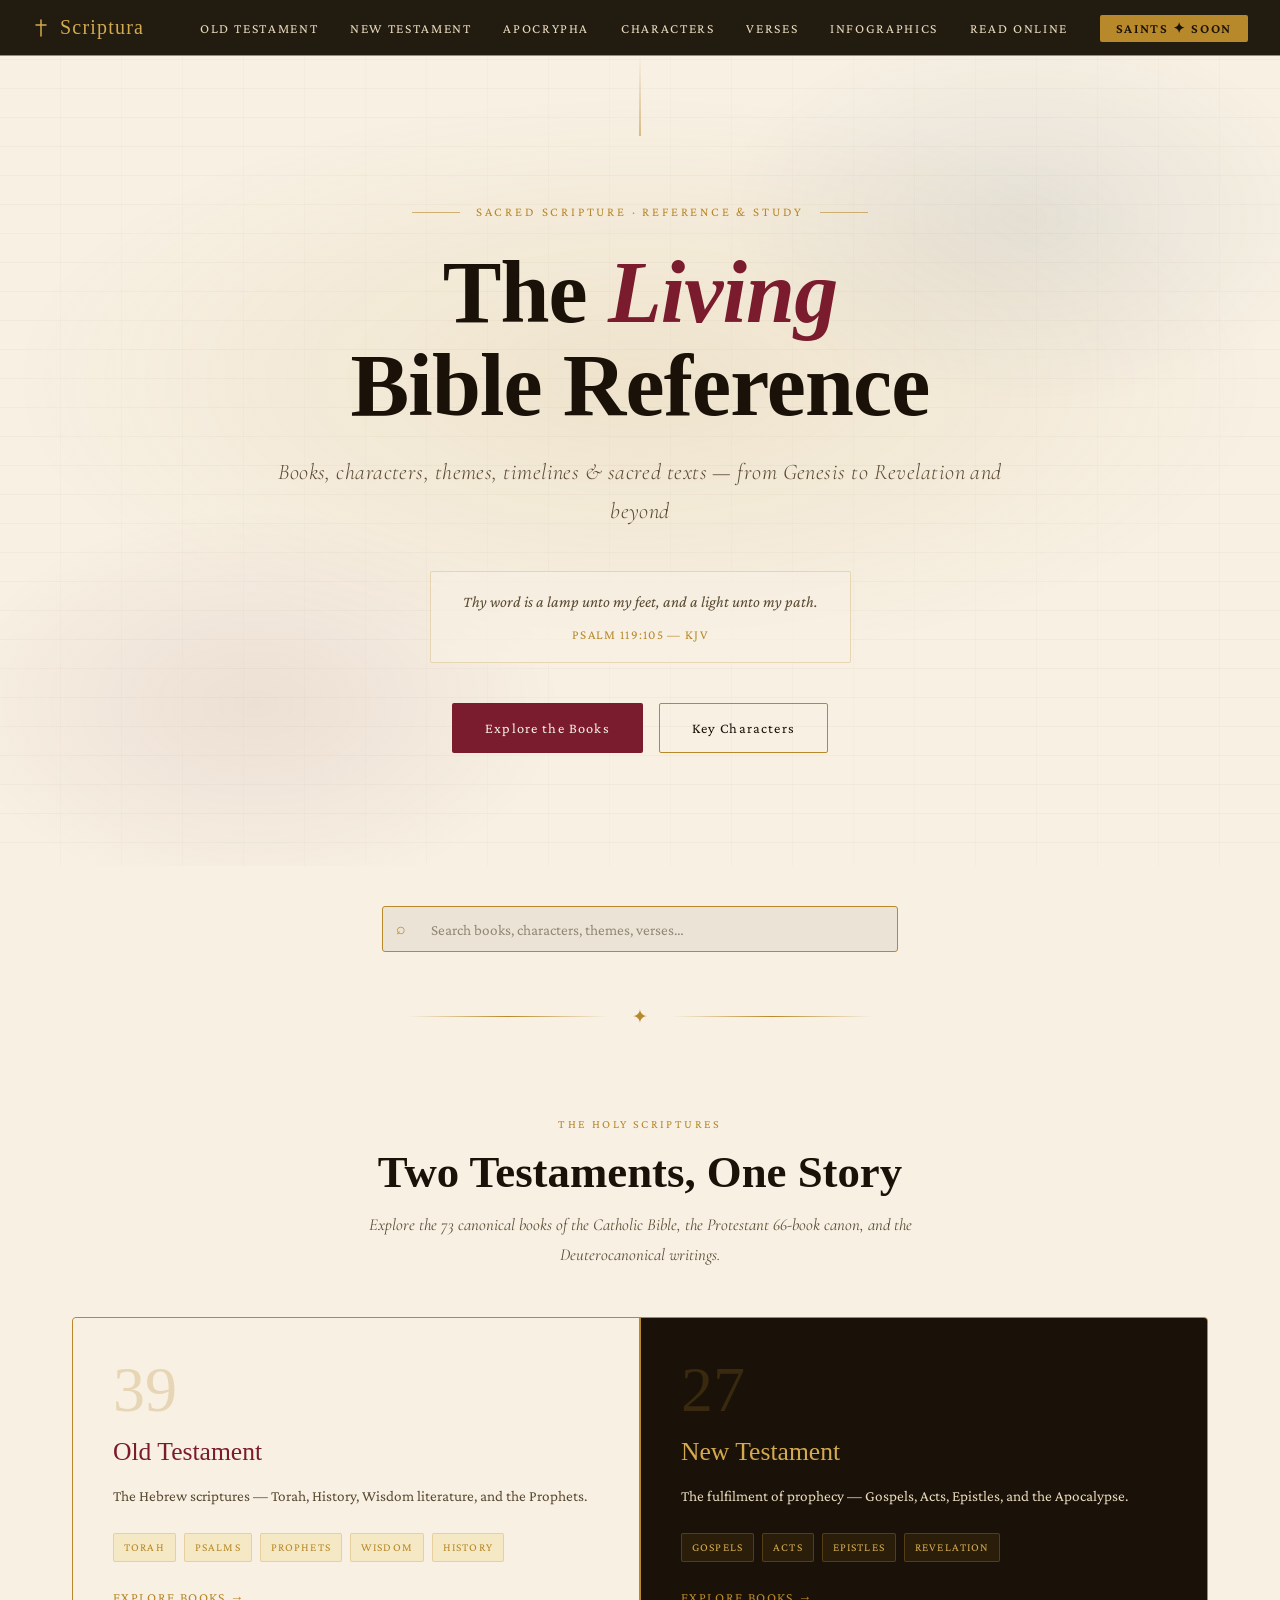
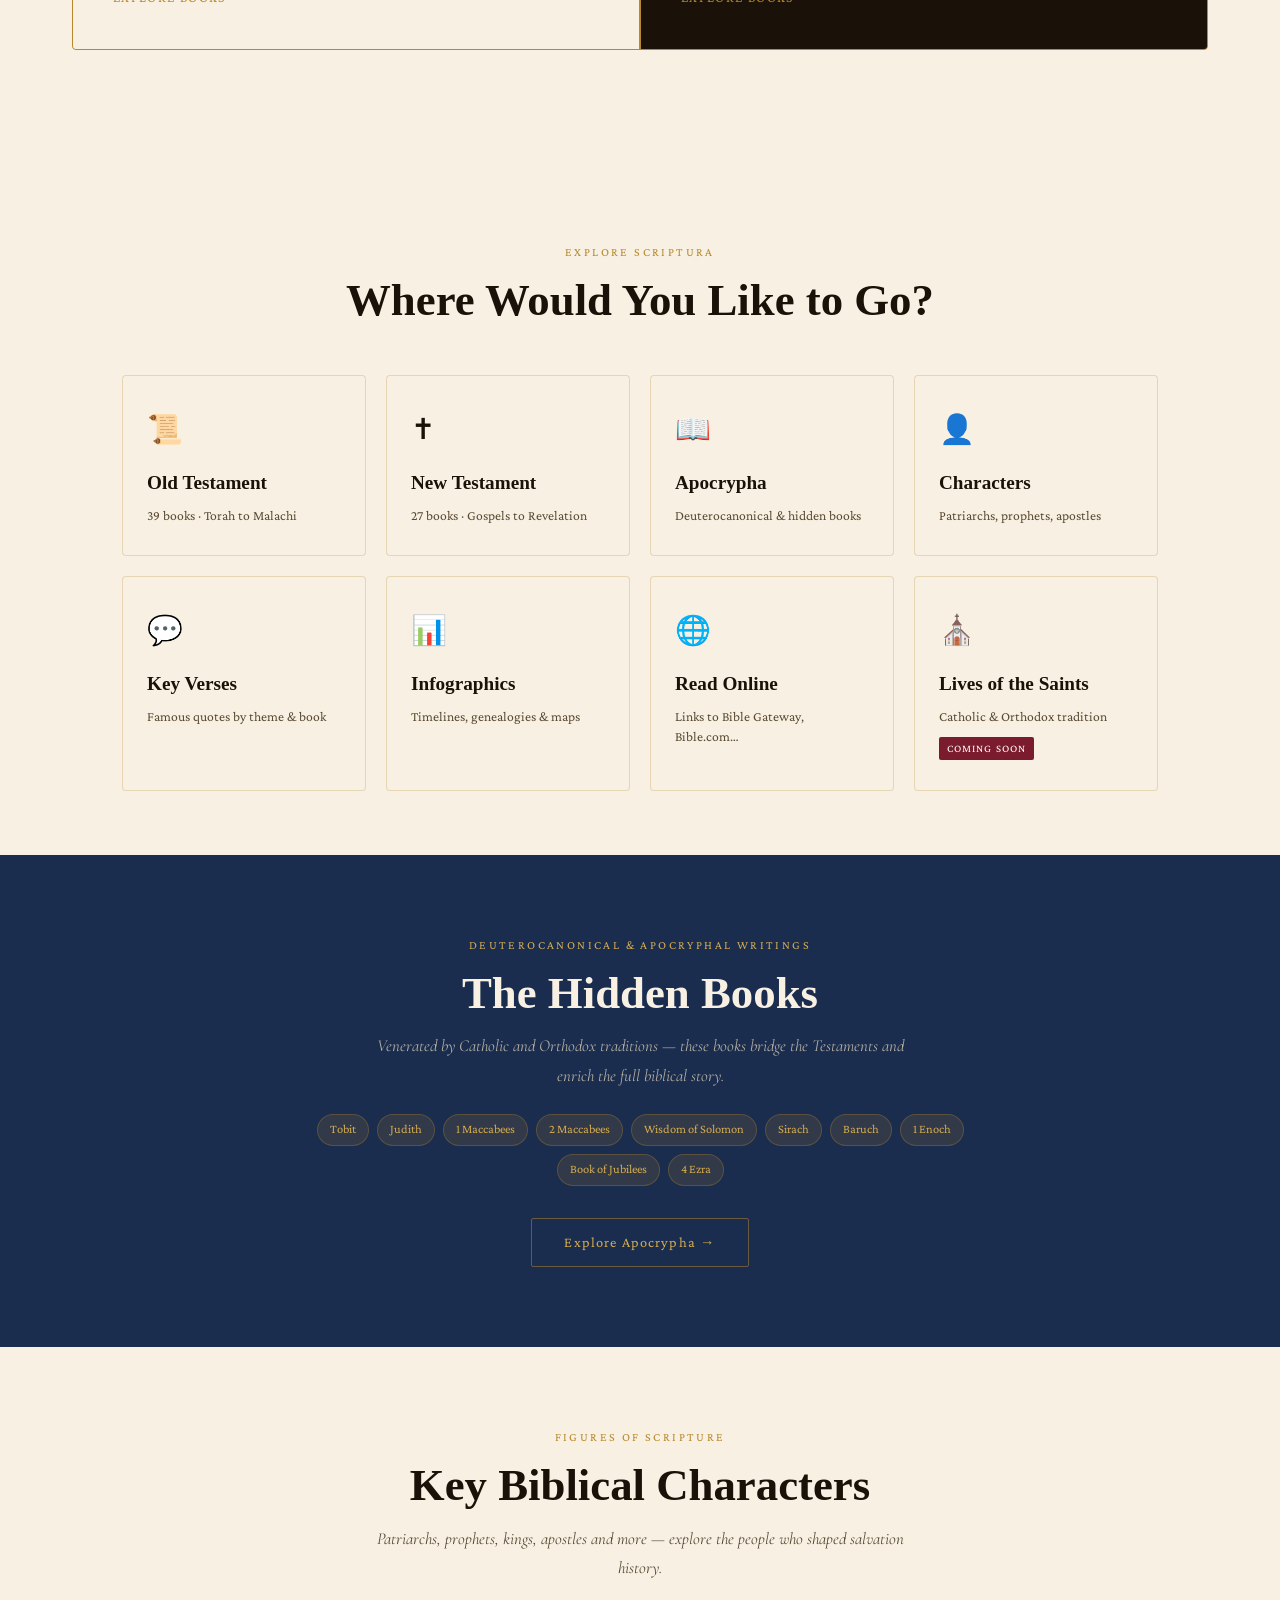
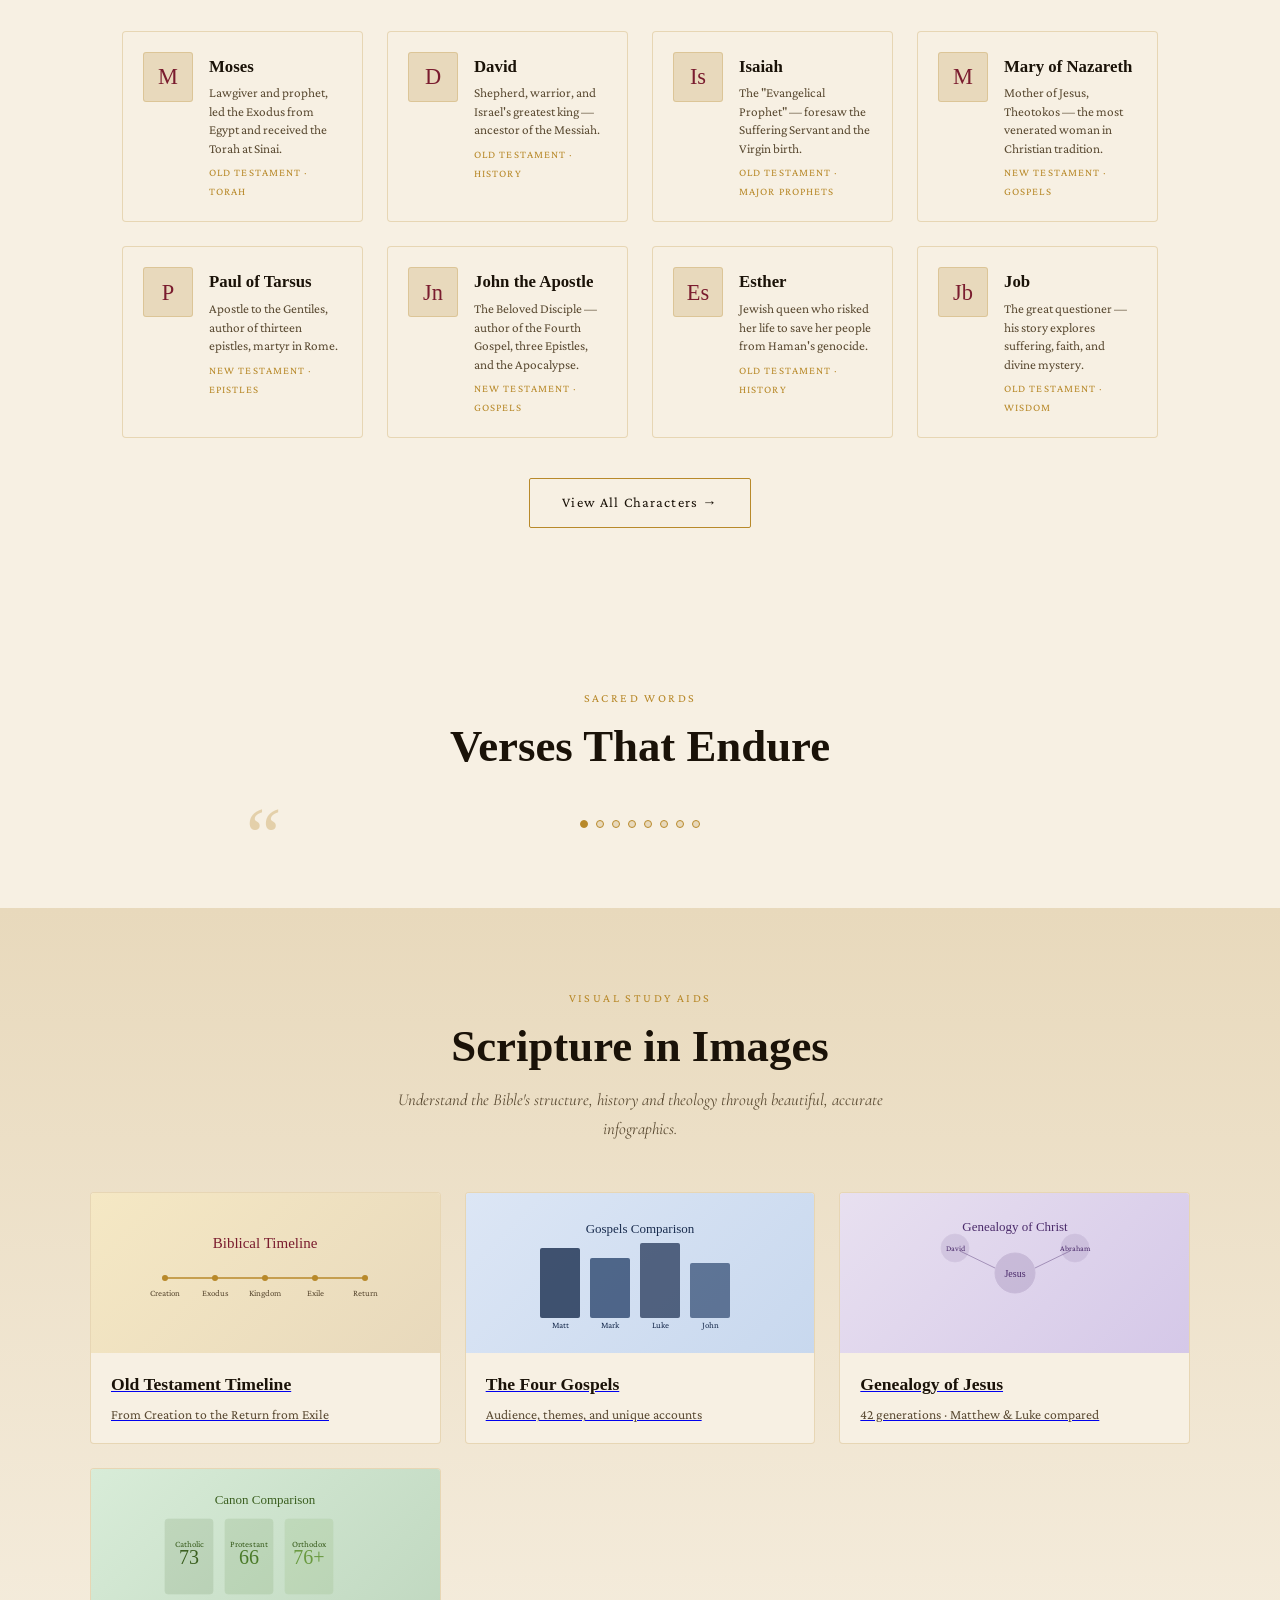
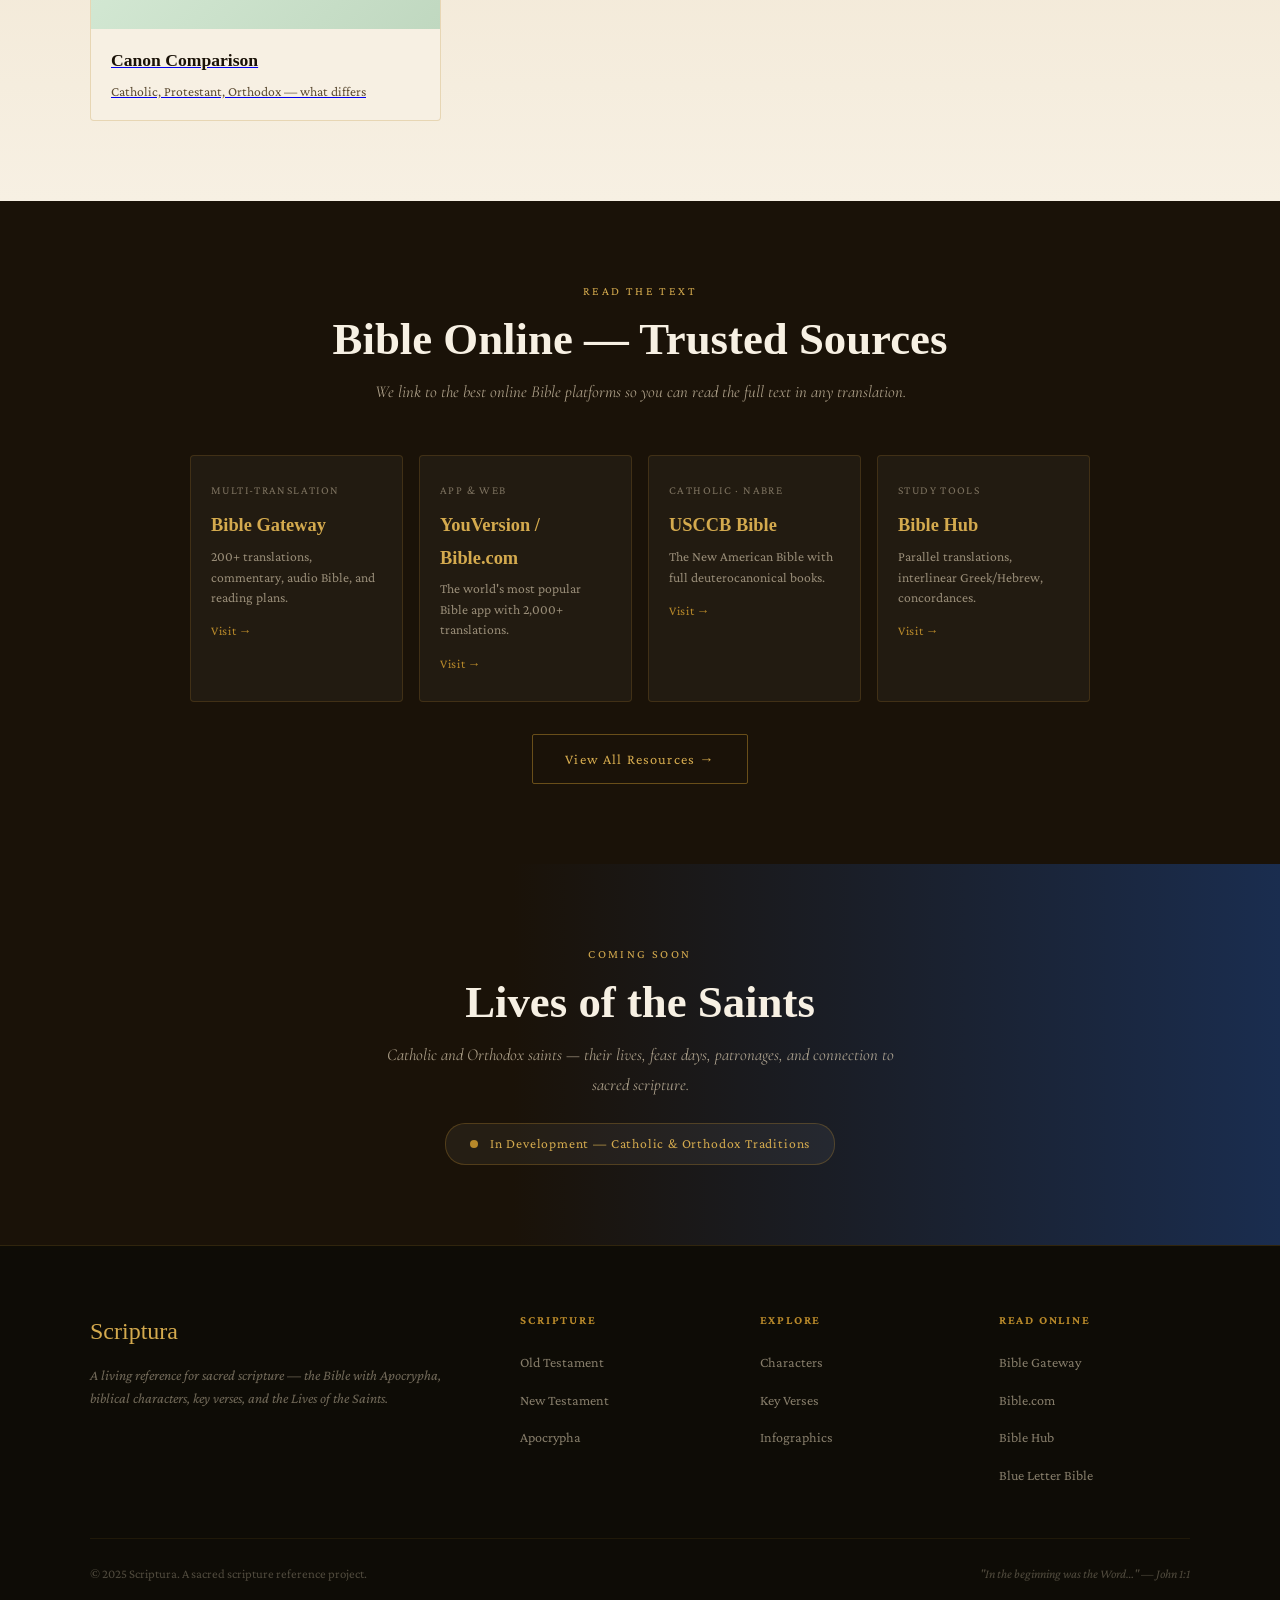
<file: index.html>
<!DOCTYPE html>
<html lang="en">
<head>
<meta charset="UTF-8">
<meta name="viewport" content="width=device-width, initial-scale=1.0">
<title>Scriptura — The Living Bible Reference</title>
<link rel="preconnect" href="https://fonts.googleapis.com">
<link href="https://fonts.googleapis.com/css2?family=Cormorant+Garamond:ital,wght@0,300;0,400;0,600;1,300;1,400&family=IM+Fell+English:ital@0;1&family=Crimson+Pro:ital,wght@0,300;0,400;1,300;1,400&display=swap" rel="stylesheet">
<link rel="stylesheet" href="css/style.css">
<style>
  /* ── Homepage-only styles ── */

  /* HERO */
  .hero {
    position: relative;
    min-height: 90vh;
    display: flex;
    align-items: center;
    justify-content: center;
    text-align: center;
    overflow: hidden;
    padding: 6rem 2rem 4rem;
  }
  .hero-bg {
    position: absolute; inset: 0;
    background:
      radial-gradient(ellipse 70% 50% at 50% 40%, rgba(184,137,42,0.12) 0%, transparent 70%),
      radial-gradient(ellipse 40% 40% at 20% 80%, rgba(122,28,46,0.08) 0%, transparent 60%),
      radial-gradient(ellipse 40% 40% at 80% 20%, rgba(26,45,79,0.08) 0%, transparent 60%);
    z-index: 0;
  }
  .hero-ornament {
    position: absolute; top: 0; left: 50%;
    transform: translateX(-50%);
    width: 1px; height: 80px;
    background: linear-gradient(to bottom, transparent, var(--gold));
  }
  .hero-content { position: relative; z-index: 1; max-width: 760px; }
  .hero-kicker {
    font-family: var(--font-body); font-size: 0.8rem; letter-spacing: 0.22em;
    text-transform: uppercase; color: var(--gold); margin-bottom: 1.5rem;
    display: flex; align-items: center; justify-content: center; gap: 1rem;
  }
  .hero-kicker::before, .hero-kicker::after {
    content: ''; width: 48px; height: 1px; background: var(--gold); opacity: 0.6;
  }
  .hero-title {
    font-family: var(--font-display);
    font-size: clamp(3rem, 7vw, 5.5rem);
    line-height: 1.05; color: var(--ink); margin-bottom: 0.5rem; letter-spacing: -0.01em;
  }
  .hero-title em { color: var(--crimson); font-style: italic; }
  .hero-subtitle {
    font-family: var(--font-title); font-size: clamp(1.1rem, 2.5vw, 1.4rem);
    font-weight: 300; font-style: italic; color: var(--text-muted);
    margin: 1.25rem 0 2.5rem; letter-spacing: 0.02em;
  }
  .hero-verse {
    display: inline-block; border: 1px solid var(--border);
    background: rgba(247,240,227,0.7); padding: 1rem 2rem;
    font-size: 1rem; font-style: italic; color: var(--text-muted);
    border-radius: 2px; margin-bottom: 2.5rem; max-width: 500px;
  }
  .hero-verse cite {
    display: block; font-style: normal; font-size: 0.82rem;
    letter-spacing: 0.1em; text-transform: uppercase; color: var(--gold); margin-top: 0.5rem;
  }
  .hero-actions { display: flex; gap: 1rem; justify-content: center; flex-wrap: wrap; }

  /* TESTAMENT GRID */
  .testaments { padding: 2rem 2rem 5rem; max-width: 1200px; margin: 0 auto; }
  .testament-grid {
    display: grid; grid-template-columns: 1fr 1fr;
    gap: 2px; background: var(--gold);
    border: 1px solid var(--gold); border-radius: 4px; overflow: hidden; margin-bottom: 3rem;
  }
  .testament-card { background: var(--parchment); padding: 2.5rem; display: flex; flex-direction: column; }
  .testament-card.dark { background: var(--ink); color: var(--parchment); }
  .testament-number { font-family: var(--font-display); font-size: 4rem; line-height: 1; color: var(--border); margin-bottom: 0.5rem; }
  .testament-card.dark .testament-number { color: rgba(184,137,42,0.2); }
  .testament-name { font-family: var(--font-display); font-size: 1.6rem; color: var(--crimson); margin-bottom: 0.5rem; }
  .testament-card.dark .testament-name { color: var(--gold-light); }
  .testament-desc { font-size: 0.95rem; color: var(--text-muted); margin-bottom: 1.5rem; flex: 1; }
  .testament-card.dark .testament-desc { color: var(--parchment-dark); }
  .testament-tags { display: flex; flex-wrap: wrap; gap: 0.5rem; margin-bottom: 1.5rem; }
  .testament-card.dark .tag { background: rgba(184,137,42,0.1); color: var(--gold-light); border-color: rgba(184,137,42,0.3); }
  .testament-link {
    font-family: var(--font-body); font-size: 0.85rem; letter-spacing: 0.1em;
    text-transform: uppercase; color: var(--gold); text-decoration: none;
    display: flex; align-items: center; gap: 6px; transition: gap 0.2s;
  }
  .testament-link:hover { gap: 10px; }

  /* FEATURES */
  .features { padding: 5rem 2rem; max-width: 1100px; margin: 0 auto; }
  .features-grid { display: grid; grid-template-columns: repeat(3, 1fr); gap: 1.5rem; }

  /* NAV CARDS (homepage quick-links) */
  .nav-cards { padding: 4rem 2rem; max-width: 1100px; margin: 0 auto; }
  .nav-cards-grid { display: grid; grid-template-columns: repeat(auto-fill, minmax(220px, 1fr)); gap: 1.25rem; }
  .nav-card {
    display: block; text-decoration: none; padding: 1.75rem 1.5rem;
    border: 1px solid var(--border); border-radius: 4px; background: rgba(247,240,227,0.6);
    transition: border-color 0.2s, transform 0.2s, box-shadow 0.2s; color: inherit;
  }
  .nav-card:hover { border-color: var(--gold); transform: translateY(-3px); box-shadow: 0 8px 24px rgba(184,137,42,0.1); }
  .nav-card-icon { font-size: 1.8rem; margin-bottom: 0.75rem; display: block; }
  .nav-card h3 { font-family: var(--font-display); font-size: 1.2rem; color: var(--ink); margin-bottom: 0.4rem; }
  .nav-card p  { font-size: 0.85rem; color: var(--text-muted); line-height: 1.5; }
  .nav-card-soon { display: inline-block; font-size: 0.68rem; letter-spacing: 0.1em; text-transform: uppercase; background: var(--crimson); color: white; padding: 2px 8px; border-radius: 2px; margin-top: 0.6rem; }

  /* QUOTES */
  .quotes { padding: 5rem 2rem; max-width: 900px; margin: 0 auto; }
  .quote-carousel { text-align: center; padding: 0 2rem; }

  /* INFOGRAPHIC PREVIEW */
  .infographics { padding: 5rem 2rem; background: linear-gradient(to bottom, var(--parchment-dark), var(--parchment)); }
  .infographic-grid { display: grid; grid-template-columns: repeat(auto-fill, minmax(260px, 1fr)); gap: 1.5rem; max-width: 1100px; margin: 0 auto; }
  .infographic-card { border: 1px solid var(--border); border-radius: 4px; overflow: hidden; background: var(--parchment); cursor: pointer; transition: transform 0.2s, box-shadow 0.2s; }
  .infographic-card:hover { transform: translateY(-4px); box-shadow: 0 12px 32px rgba(26,18,8,0.12); }
  .infographic-thumb { height: 160px; display: flex; align-items: center; justify-content: center; }
  .thumb-ot { background: linear-gradient(135deg, var(--gold-pale) 0%, var(--parchment-dark) 100%); }
  .thumb-nt { background: linear-gradient(135deg, #dce6f5 0%, #c8d8ee 100%); }
  .thumb-chr{ background: linear-gradient(135deg, #e8e0f0 0%, #d5c8e8 100%); }
  .thumb-map{ background: linear-gradient(135deg, #d8ecd8 0%, #c0d8c0 100%); }
  .infographic-label { padding: 1rem 1.25rem; }
  .infographic-label h4 { font-family: var(--font-display); font-size: 1.1rem; color: var(--ink); margin-bottom: 0.25rem; }
  .infographic-label p  { font-size: 0.85rem; color: var(--text-muted); }

  /* EXTERNAL */
  .external-links { padding: 5rem 2rem; background: var(--ink); color: var(--parchment); text-align: center; }
  .external-links .section-title { color: var(--parchment); }
  .external-links .section-desc  { color: rgba(232,217,188,0.7); }
  .external-links .section-tag   { color: var(--gold-light); }
  .links-grid { display: grid; grid-template-columns: repeat(auto-fill, minmax(200px, 1fr)); gap: 1rem; max-width: 900px; margin: 0 auto; }

  /* BOOKS BROWSER */
  .books-browser { padding: 5rem 2rem; background: var(--ink); color: var(--parchment); }
  .books-browser .section-title { color: var(--parchment); }
  .books-browser .section-desc  { color: rgba(232,217,188,0.75); }
  .books-browser .section-tag   { color: var(--gold-light); }

  /* CHARACTERS */
  .characters { padding: 5rem 2rem; max-width: 1100px; margin: 0 auto; }
  .char-grid  { display: grid; grid-template-columns: repeat(auto-fill, minmax(240px, 1fr)); gap: 1.5rem; }

  @media (max-width: 900px) {
    .testament-grid { grid-template-columns: 1fr; }
    .features-grid  { grid-template-columns: 1fr 1fr; }
  }
  @media (max-width: 600px) {
    .features-grid { grid-template-columns: 1fr; }
  }
</style>
</head>
<body>

<!-- ── NAVIGATION ── -->
<nav>
  <a href="index.html" class="nav-brand">
    <svg width="18" height="18" viewBox="0 0 18 18" fill="none">
      <line x1="9" y1="1" x2="9" y2="17" stroke="#d4aa4e" stroke-width="1.5" stroke-linecap="round"/>
      <line x1="4" y1="6" x2="14" y2="6" stroke="#d4aa4e" stroke-width="1.5" stroke-linecap="round"/>
    </svg>
    Scriptura
  </a>
  <ul class="nav-links">
    <li><a href="old-testament.html">Old Testament</a></li>
    <li><a href="new-testament.html">New Testament</a></li>
    <li><a href="apocrypha.html">Apocrypha</a></li>
    <li><a href="characters.html">Characters</a></li>
    <li><a href="verses.html">Verses</a></li>
    <li><a href="infographics.html">Infographics</a></li>
    <li><a href="read-online.html">Read Online</a></li>
    <li><a href="saints.html" class="nav-cta">Saints ✦ Soon</a></li>
  </ul>
  <button class="nav-hamburger" id="nav-hamburger" aria-label="Open menu" aria-expanded="false">
    <span></span><span></span><span></span>
  </button>
</nav>

<!-- ── HERO ── -->
<section class="hero">
  <div class="hero-bg"></div>
  <div class="hero-ornament"></div>
  <div class="hero-content">
    <div class="hero-kicker">Sacred Scripture · Reference &amp; Study</div>
    <h1 class="hero-title">The <em>Living</em><br>Bible Reference</h1>
    <p class="hero-subtitle">Books, characters, themes, timelines &amp; sacred texts — from Genesis to Revelation and beyond</p>
    <blockquote class="hero-verse">
      Thy word is a lamp unto my feet, and a light unto my path.
      <cite>Psalm 119:105 — KJV</cite>
    </blockquote>
    <div class="hero-actions">
      <a href="old-testament.html" class="btn-primary">Explore the Books</a>
      <a href="characters.html" class="btn-outline">Key Characters</a>
    </div>
  </div>
</section>

<!-- ── SEARCH ── -->
<div style="padding: 2.5rem 0 0; background: var(--parchment); position: relative; z-index:1;">
  <div class="search-bar-wrap">
    <span class="search-icon">⌕</span>
    <input class="search-bar" type="text" placeholder="Search books, characters, themes, verses…" />
  </div>
</div>

<div class="ornamental-divider"><span class="ornament-symbol">✦</span></div>

<!-- ── TESTAMENT OVERVIEW ── -->
<section class="testaments">
  <div class="section-header">
    <p class="section-tag">The Holy Scriptures</p>
    <h2 class="section-title">Two Testaments, One Story</h2>
    <p class="section-desc">Explore the 73 canonical books of the Catholic Bible, the Protestant 66-book canon, and the Deuterocanonical writings.</p>
  </div>

  <div class="testament-grid">
    <div class="testament-card">
      <div class="testament-number">39</div>
      <div class="testament-name">Old Testament</div>
      <p class="testament-desc">The Hebrew scriptures — Torah, History, Wisdom literature, and the Prophets.</p>
      <div class="testament-tags">
        <span class="tag">Torah</span><span class="tag">Psalms</span>
        <span class="tag">Prophets</span><span class="tag">Wisdom</span><span class="tag">History</span>
      </div>
      <a href="old-testament.html" class="testament-link">Explore books →</a>
    </div>
    <div class="testament-card dark">
      <div class="testament-number">27</div>
      <div class="testament-name">New Testament</div>
      <p class="testament-desc">The fulfilment of prophecy — Gospels, Acts, Epistles, and the Apocalypse.</p>
      <div class="testament-tags">
        <span class="tag">Gospels</span><span class="tag">Acts</span>
        <span class="tag">Epistles</span><span class="tag">Revelation</span>
      </div>
      <a href="new-testament.html" class="testament-link">Explore books →</a>
    </div>
  </div>
</section>

<!-- ── QUICK NAV CARDS ── -->
<section class="nav-cards">
  <div class="section-header">
    <p class="section-tag">Explore Scriptura</p>
    <h2 class="section-title">Where Would You Like to Go?</h2>
  </div>
  <div class="nav-cards-grid">
    <a href="old-testament.html" class="nav-card">
      <span class="nav-card-icon">📜</span>
      <h3>Old Testament</h3>
      <p>39 books · Torah to Malachi</p>
    </a>
    <a href="new-testament.html" class="nav-card">
      <span class="nav-card-icon">✝</span>
      <h3>New Testament</h3>
      <p>27 books · Gospels to Revelation</p>
    </a>
    <a href="apocrypha.html" class="nav-card">
      <span class="nav-card-icon">📖</span>
      <h3>Apocrypha</h3>
      <p>Deuterocanonical &amp; hidden books</p>
    </a>
    <a href="characters.html" class="nav-card">
      <span class="nav-card-icon">👤</span>
      <h3>Characters</h3>
      <p>Patriarchs, prophets, apostles</p>
    </a>
    <a href="verses.html" class="nav-card">
      <span class="nav-card-icon">💬</span>
      <h3>Key Verses</h3>
      <p>Famous quotes by theme &amp; book</p>
    </a>
    <a href="infographics.html" class="nav-card">
      <span class="nav-card-icon">📊</span>
      <h3>Infographics</h3>
      <p>Timelines, genealogies &amp; maps</p>
    </a>
    <a href="read-online.html" class="nav-card">
      <span class="nav-card-icon">🌐</span>
      <h3>Read Online</h3>
      <p>Links to Bible Gateway, Bible.com…</p>
    </a>
    <a href="saints.html" class="nav-card">
      <span class="nav-card-icon">⛪</span>
      <h3>Lives of the Saints</h3>
      <p>Catholic &amp; Orthodox tradition</p>
      <span class="nav-card-soon">Coming Soon</span>
    </a>
  </div>
</section>

<!-- ── APOCRYPHA BANNER ── -->
<section class="apocrypha-banner">
  <div class="apocrypha-inner">
    <p class="section-tag">Deuterocanonical &amp; Apocryphal Writings</p>
    <h2 class="section-title">The Hidden Books</h2>
    <p class="section-desc">Venerated by Catholic and Orthodox traditions — these books bridge the Testaments and enrich the full biblical story.</p>
    <div style="display:flex; flex-wrap:wrap; gap:0.5rem; justify-content:center; margin-top:1.5rem;">
      <a href="books/tobit.html" class="apo-book-chip">Tobit</a>
      <a href="books/judith.html" class="apo-book-chip">Judith</a>
      <a href="books/1-maccabees.html" class="apo-book-chip">1 Maccabees</a>
      <a href="books/2-maccabees.html" class="apo-book-chip">2 Maccabees</a>
      <a href="books/wisdom-of-solomon.html" class="apo-book-chip">Wisdom of Solomon</a>
      <a href="books/sirach.html" class="apo-book-chip">Sirach</a>
      <a href="books/baruch.html" class="apo-book-chip">Baruch</a>
      <a href="books/1-enoch.html" class="apo-book-chip">1 Enoch</a>
      <a href="books/jubilees.html" class="apo-book-chip">Book of Jubilees</a>
      <a href="books/4-ezra.html" class="apo-book-chip">4 Ezra</a>
    </div>
    <a href="apocrypha.html" class="btn-outline" style="margin-top:2rem; display:inline-block; border-color:rgba(184,137,42,0.5); color:var(--gold-light);">Explore Apocrypha →</a>
  </div>
</section>

<!-- ── KEY CHARACTERS PREVIEW ── -->
<section class="characters">
  <div class="section-header">
    <p class="section-tag">Figures of Scripture</p>
    <h2 class="section-title">Key Biblical Characters</h2>
    <p class="section-desc">Patriarchs, prophets, kings, apostles and more — explore the people who shaped salvation history.</p>
  </div>
  <div class="char-grid" id="char-preview"></div>
  <div style="text-align:center; margin-top:2.5rem;">
    <a href="characters.html" class="btn-outline">View All Characters →</a>
  </div>
</section>

<!-- ── QUOTES CAROUSEL ── -->
<section class="quotes">
  <div class="section-header">
    <p class="section-tag">Sacred Words</p>
    <h2 class="section-title">Verses That Endure</h2>
  </div>
  <div class="quote-carousel">
    <p class="quote-text" id="q-text"></p>
    <p class="quote-ref"   id="q-ref"></p>
    <p class="quote-book-context" id="q-ctx"></p>
    <div class="quote-nav" id="quote-nav"></div>
  </div>
</section>

<!-- ── INFOGRAPHIC PREVIEW ── -->
<section class="infographics">
  <div class="section-header">
    <p class="section-tag">Visual Study Aids</p>
    <h2 class="section-title">Scripture in Images</h2>
    <p class="section-desc">Understand the Bible's structure, history and theology through beautiful, accurate infographics.</p>
  </div>
  <div class="infographic-grid">
    <a href="infographics.html#timeline-ot" class="infographic-card">
      <div class="infographic-thumb thumb-ot">
        <svg viewBox="0 0 240 140" width="240" height="140">
          <text x="120" y="45" text-anchor="middle" font-family="IM Fell English,serif" font-size="15" fill="#7a1c2e">Biblical Timeline</text>
          <line x1="20" y1="75" x2="220" y2="75" stroke="#b8892a" stroke-width="1.5"/>
          <circle cx="20" cy="75" r="3" fill="#b8892a"/><circle cx="70" cy="75" r="3" fill="#b8892a"/>
          <circle cx="120" cy="75" r="3" fill="#b8892a"/><circle cx="170" cy="75" r="3" fill="#b8892a"/>
          <circle cx="220" cy="75" r="3" fill="#b8892a"/>
          <text x="20" y="93" text-anchor="middle" font-size="9" fill="#5a4a32" font-family="Crimson Pro,serif">Creation</text>
          <text x="70" y="93" text-anchor="middle" font-size="9" fill="#5a4a32" font-family="Crimson Pro,serif">Exodus</text>
          <text x="120" y="93" text-anchor="middle" font-size="9" fill="#5a4a32" font-family="Crimson Pro,serif">Kingdom</text>
          <text x="170" y="93" text-anchor="middle" font-size="9" fill="#5a4a32" font-family="Crimson Pro,serif">Exile</text>
          <text x="220" y="93" text-anchor="middle" font-size="9" fill="#5a4a32" font-family="Crimson Pro,serif">Return</text>
        </svg>
      </div>
      <div class="infographic-label"><h4>Old Testament Timeline</h4><p>From Creation to the Return from Exile</p></div>
    </a>
    <a href="infographics.html#gospels" class="infographic-card">
      <div class="infographic-thumb thumb-nt">
        <svg viewBox="0 0 240 140" width="240" height="140">
          <text x="120" y="30" text-anchor="middle" font-family="IM Fell English,serif" font-size="13" fill="#1a2d4f">Gospels Comparison</text>
          <rect x="20" y="45" width="40" height="70" rx="2" fill="#1a2d4f" opacity="0.8"/>
          <rect x="70" y="55" width="40" height="60" rx="2" fill="#2e4870" opacity="0.8"/>
          <rect x="120" y="40" width="40" height="75" rx="2" fill="#1a2d4f" opacity="0.7"/>
          <rect x="170" y="60" width="40" height="55" rx="2" fill="#2e4870" opacity="0.7"/>
          <text x="40" y="125" text-anchor="middle" font-size="9" fill="#1a2d4f" font-family="Crimson Pro,serif">Matt</text>
          <text x="90" y="125" text-anchor="middle" font-size="9" fill="#1a2d4f" font-family="Crimson Pro,serif">Mark</text>
          <text x="140" y="125" text-anchor="middle" font-size="9" fill="#1a2d4f" font-family="Crimson Pro,serif">Luke</text>
          <text x="190" y="125" text-anchor="middle" font-size="9" fill="#1a2d4f" font-family="Crimson Pro,serif">John</text>
        </svg>
      </div>
      <div class="infographic-label"><h4>The Four Gospels</h4><p>Audience, themes, and unique accounts</p></div>
    </a>
    <a href="infographics.html#genealogy" class="infographic-card">
      <div class="infographic-thumb thumb-chr">
        <svg viewBox="0 0 240 140" width="240" height="140">
          <text x="120" y="28" text-anchor="middle" font-family="IM Fell English,serif" font-size="13" fill="#4a2a6a">Genealogy of Christ</text>
          <circle cx="120" cy="70" r="20" fill="#4a2a6a" opacity="0.15" stroke="#4a2a6a" stroke-width="1"/>
          <text x="120" y="74" text-anchor="middle" font-size="10" fill="#4a2a6a" font-family="IM Fell English,serif">Jesus</text>
          <line x1="100" y1="65" x2="65" y2="48" stroke="#4a2a6a" stroke-width="0.8" opacity="0.5"/>
          <line x1="140" y1="65" x2="175" y2="48" stroke="#4a2a6a" stroke-width="0.8" opacity="0.5"/>
          <circle cx="60" cy="45" r="14" fill="#4a2a6a" opacity="0.1" stroke="#4a2a6a" stroke-width="0.7"/>
          <text x="60" y="48" text-anchor="middle" font-size="8" fill="#4a2a6a" font-family="Crimson Pro,serif">David</text>
          <circle cx="180" cy="45" r="14" fill="#4a2a6a" opacity="0.1" stroke="#4a2a6a" stroke-width="0.7"/>
          <text x="180" y="48" text-anchor="middle" font-size="8" fill="#4a2a6a" font-family="Crimson Pro,serif">Abraham</text>
        </svg>
      </div>
      <div class="infographic-label"><h4>Genealogy of Jesus</h4><p>42 generations · Matthew &amp; Luke compared</p></div>
    </a>
    <a href="infographics.html#canon" class="infographic-card">
      <div class="infographic-thumb thumb-map">
        <svg viewBox="0 0 240 140" width="240" height="140">
          <text x="120" y="25" text-anchor="middle" font-family="IM Fell English,serif" font-size="13" fill="#3b5f20">Canon Comparison</text>
          <rect x="20" y="40" width="48" height="75" rx="3" fill="#3b5f20" opacity="0.12" stroke="#3b5f20" stroke-width="0.7"/>
          <rect x="80" y="40" width="48" height="75" rx="3" fill="#4a7a28" opacity="0.12" stroke="#4a7a28" stroke-width="0.7"/>
          <rect x="140" y="40" width="48" height="75" rx="3" fill="#6a9a40" opacity="0.12" stroke="#6a9a40" stroke-width="0.7"/>
          <text x="44" y="68" text-anchor="middle" font-size="9" fill="#3b5f20" font-family="Crimson Pro,serif">Catholic</text>
          <text x="44" y="85" text-anchor="middle" font-size="20" fill="#3b5f20" font-family="IM Fell English,serif">73</text>
          <text x="104" y="68" text-anchor="middle" font-size="9" fill="#3b5f20" font-family="Crimson Pro,serif">Protestant</text>
          <text x="104" y="85" text-anchor="middle" font-size="20" fill="#4a7a28" font-family="IM Fell English,serif">66</text>
          <text x="164" y="68" text-anchor="middle" font-size="9" fill="#3b5f20" font-family="Crimson Pro,serif">Orthodox</text>
          <text x="164" y="85" text-anchor="middle" font-size="20" fill="#6a9a40" font-family="IM Fell English,serif">76+</text>
        </svg>
      </div>
      <div class="infographic-label"><h4>Canon Comparison</h4><p>Catholic, Protestant, Orthodox — what differs</p></div>
    </a>
  </div>
</section>

<!-- ── READ ONLINE PREVIEW ── -->
<section class="external-links" id="external">
  <div class="section-header">
    <p class="section-tag">Read the Text</p>
    <h2 class="section-title">Bible Online — Trusted Sources</h2>
    <p class="section-desc">We link to the best online Bible platforms so you can read the full text in any translation.</p>
  </div>
  <div class="links-grid">
    <a href="https://www.biblegateway.com" target="_blank" class="link-card">
      <p class="link-type">Multi-translation</p><h3 class="link-name">Bible Gateway</h3>
      <p class="link-desc">200+ translations, commentary, audio Bible, and reading plans.</p>
      <span class="link-arrow">Visit →</span>
    </a>
    <a href="https://www.bible.com" target="_blank" class="link-card">
      <p class="link-type">App &amp; Web</p><h3 class="link-name">YouVersion / Bible.com</h3>
      <p class="link-desc">The world's most popular Bible app with 2,000+ translations.</p>
      <span class="link-arrow">Visit →</span>
    </a>
    <a href="https://www.usccb.org/bible" target="_blank" class="link-card">
      <p class="link-type">Catholic · NABRE</p><h3 class="link-name">USCCB Bible</h3>
      <p class="link-desc">The New American Bible with full deuterocanonical books.</p>
      <span class="link-arrow">Visit →</span>
    </a>
    <a href="https://biblehub.com" target="_blank" class="link-card">
      <p class="link-type">Study Tools</p><h3 class="link-name">Bible Hub</h3>
      <p class="link-desc">Parallel translations, interlinear Greek/Hebrew, concordances.</p>
      <span class="link-arrow">Visit →</span>
    </a>
  </div>
  <div style="text-align:center; margin-top:2rem;">
    <a href="read-online.html" class="btn-outline" style="border-color:rgba(184,137,42,0.5); color:var(--gold-light);">View All Resources →</a>
  </div>
</section>

<!-- ── SAINTS TEASER ── -->
<section class="saints-teaser">
  <div class="apocrypha-inner">
    <p class="section-tag">Coming Soon</p>
    <h2 class="section-title" style="font-family:var(--font-display);font-size:clamp(1.8rem,4vw,2.8rem);">Lives of the Saints</h2>
    <p style="font-family:var(--font-title);font-style:italic;font-size:1.05rem;color:rgba(232,217,188,0.7);max-width:520px;margin:0.75rem auto 0;">
      Catholic and Orthodox saints — their lives, feast days, patronages, and connection to sacred scripture.
    </p>
    <div class="saints-coming">
      <span class="saints-dot"></span>
      In Development — Catholic &amp; Orthodox Traditions
    </div>
  </div>
</section>

<!-- ── FOOTER ── -->
<footer>
  <div class="footer-inner">
    <div class="footer-top">
      <div>
        <div class="footer-brand">Scriptura</div>
        <p class="footer-tagline">A living reference for sacred scripture — the Bible with Apocrypha, biblical characters, key verses, and the Lives of the Saints.</p>
      </div>
      <div class="footer-col">
        <h5>Scripture</h5>
        <ul>
          <li><a href="old-testament.html">Old Testament</a></li>
          <li><a href="new-testament.html">New Testament</a></li>
          <li><a href="apocrypha.html">Apocrypha</a></li>
        </ul>
      </div>
      <div class="footer-col">
        <h5>Explore</h5>
        <ul>
          <li><a href="characters.html">Characters</a></li>
          <li><a href="verses.html">Key Verses</a></li>
          <li><a href="infographics.html">Infographics</a></li>
        </ul>
      </div>
      <div class="footer-col">
        <h5>Read Online</h5>
        <ul>
          <li><a href="https://www.biblegateway.com" target="_blank">Bible Gateway</a></li>
          <li><a href="https://www.bible.com" target="_blank">Bible.com</a></li>
          <li><a href="https://biblehub.com" target="_blank">Bible Hub</a></li>
          <li><a href="https://www.blueletterbible.org" target="_blank">Blue Letter Bible</a></li>
        </ul>
      </div>
    </div>
    <div class="footer-bottom">
      <span class="footer-copy">© 2025 Scriptura. A sacred scripture reference project.</span>
      <span class="footer-copy" style="font-style:italic;">"In the beginning was the Word…" — John 1:1</span>
    </div>
  </div>
</footer>

<!-- ── SCRIPTS ── -->
<script src="js/data.js"></script>
<script>
  // Render character preview (first 8)
  const preview = document.getElementById('char-preview');
  if (preview) {
    preview.innerHTML = CHARACTERS.slice(0, 8).map(c => `
      <a class="char-card" href="characters.html#${c.slug}">
        <div class="char-avatar">${c.initials}</div>
        <div class="char-info">
          <h4>${c.name}</h4>
          <p>${c.desc}</p>
          <span class="char-testament">${c.testament} · ${c.genre}</span>
        </div>
      </a>
    `).join('');
  }

  // Init quotes carousel
  document.addEventListener('DOMContentLoaded', () => initQuoteCarousel(QUOTES));
</script>
<script>
(function(){
  var btn  = document.getElementById('nav-hamburger');
  var menu = document.querySelector('.nav-links');
  if (!btn || !menu) return;
  btn.addEventListener('click', function(){
    var open = menu.classList.toggle('open');
    btn.classList.toggle('open', open);
    btn.setAttribute('aria-expanded', open);
  });
  // Close menu when a link is clicked
  menu.querySelectorAll('a').forEach(function(a){
    a.addEventListener('click', function(){
      menu.classList.remove('open');
      btn.classList.remove('open');
      btn.setAttribute('aria-expanded', false);
    });
  });
  // Close on outside click
  document.addEventListener('click', function(e){
    if (!btn.contains(e.target) && !menu.contains(e.target)){
      menu.classList.remove('open');
      btn.classList.remove('open');
      btn.setAttribute('aria-expanded', false);
    }
  });
})();
</script>
</body>
</html>
</file>
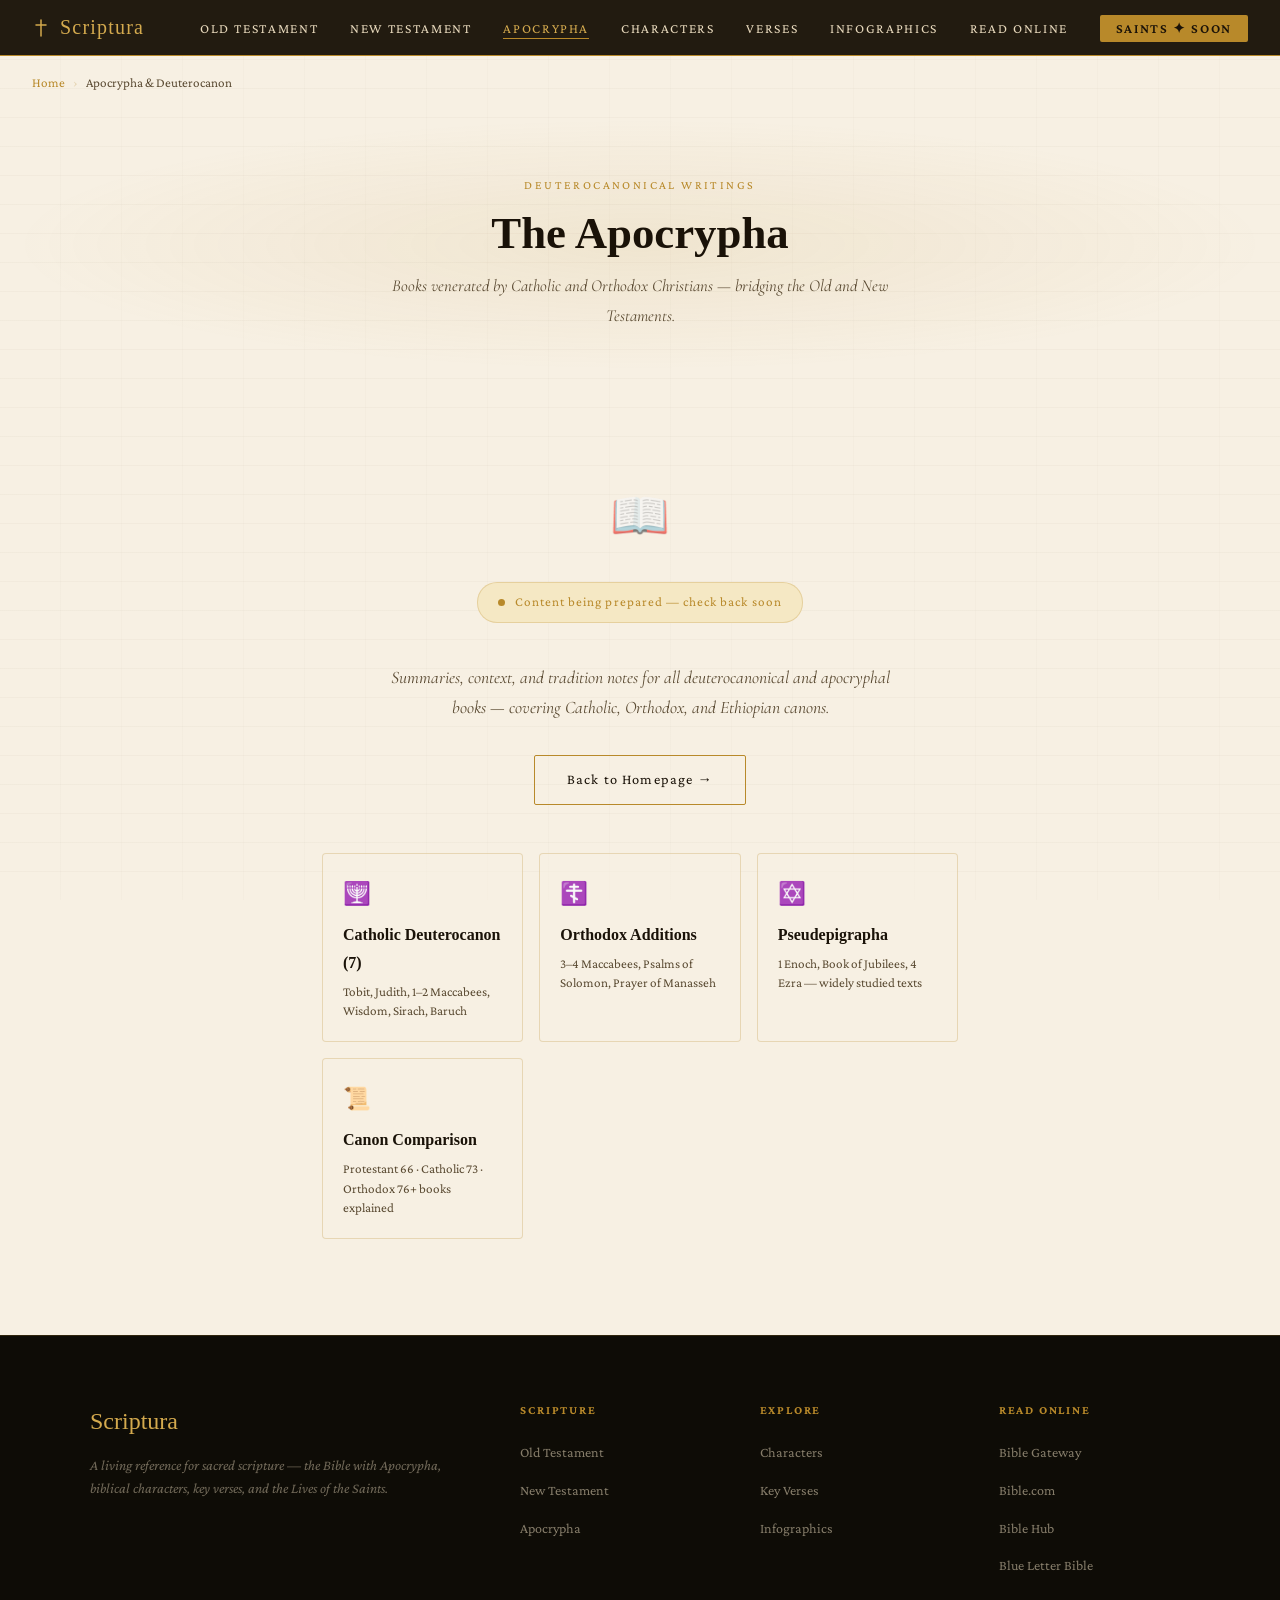
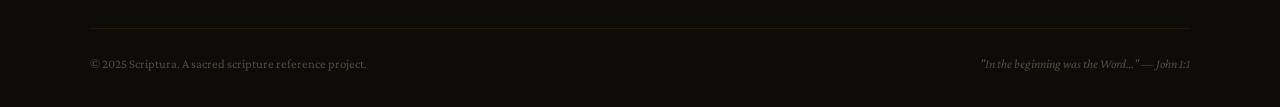
<file: apocrypha.html>
<!DOCTYPE html>
<html lang="en">
<head>
<meta charset="UTF-8">
<meta name="viewport" content="width=device-width, initial-scale=1.0">
<title>Apocrypha & Deuterocanon — Scriptura</title>
<meta name="description" content="Explore the deuterocanonical books venerated by Catholic and Orthodox traditions — Tobit, Judith, Maccabees, Sirach and more.">
<meta property="og:title" content="Apocrypha & Deuterocanon — Scriptura">
<meta property="og:description" content="Explore the deuterocanonical books venerated by Catholic and Orthodox traditions — Tobit, Judith, Maccabees, Sirach and more.">
<meta property="og:type" content="website">
<link rel="preconnect" href="https://fonts.googleapis.com">
<link href="https://fonts.googleapis.com/css2?family=Cormorant+Garamond:ital,wght@0,300;0,400;0,600;1,300;1,400&family=IM+Fell+English:ital@0;1&family=Crimson+Pro:ital,wght@0,300;0,400;1,300;1,400&display=swap" rel="stylesheet">
<link rel="stylesheet" href="css/style.css">
<style>
/* ── COMING SOON STYLES ── */
.coming-soon-wrap {
  max-width: 700px;
  margin: 0 auto;
  padding: 5rem 2rem 6rem;
  text-align: center;
  position: relative;
  z-index: 1;
}
.coming-soon-icon {
  font-size: 3rem;
  margin-bottom: 1.5rem;
  display: block;
  opacity: 0.7;
}
.coming-soon-title {
  font-family: var(--font-display);
  font-size: clamp(2rem, 5vw, 3.2rem);
  color: var(--ink);
  margin-bottom: 1rem;
  line-height: 1.15;
}
.coming-soon-desc {
  font-family: var(--font-title);
  font-style: italic;
  font-size: 1.1rem;
  color: var(--text-muted);
  max-width: 500px;
  margin: 0 auto 2rem;
  line-height: 1.7;
}
.coming-soon-status {
  display: inline-flex;
  align-items: center;
  gap: 0.6rem;
  background: var(--gold-pale);
  border: 1px solid var(--border);
  padding: 0.5rem 1.25rem;
  border-radius: 20px;
  font-size: 0.82rem;
  color: var(--gold);
  letter-spacing: 0.08em;
  margin-bottom: 2.5rem;
}
.status-dot {
  width: 7px; height: 7px;
  border-radius: 50%;
  background: var(--gold);
  animation: pulse 2s infinite;
}
@keyframes pulse { 0%,100%{opacity:1} 50%{opacity:0.35} }
.preview-grid {
  display: grid;
  grid-template-columns: repeat(auto-fill, minmax(200px, 1fr));
  gap: 1rem;
  margin-top: 3rem;
  text-align: left;
}
.preview-card {
  padding: 1.25rem;
  border: 1px solid var(--border);
  border-radius: 4px;
  background: rgba(247,240,227,0.6);
}
.preview-card-icon { font-size: 1.4rem; margin-bottom: 0.5rem; display: block; }
.preview-card h4 {
  font-family: var(--font-display);
  font-size: 1rem;
  color: var(--ink);
  margin-bottom: 0.3rem;
}
.preview-card p { font-size: 0.82rem; color: var(--text-muted); line-height: 1.5; }
.dark-section {
  background: var(--ink);
  color: var(--parchment);
  padding: 4rem 2rem;
  text-align: center;
}
.dark-section .coming-soon-title { color: var(--parchment); }
.dark-section .coming-soon-desc  { color: rgba(232,217,188,0.7); }
.dark-section .coming-soon-status {
  background: rgba(184,137,42,0.1);
  border-color: rgba(184,137,42,0.3);
  color: var(--gold-light);
}
.dark-section .preview-card {
  background: rgba(255,255,255,0.04);
  border-color: rgba(184,137,42,0.2);
}
.dark-section .preview-card h4 { color: var(--gold-light); }
.dark-section .preview-card p  { color: rgba(232,217,188,0.6); }
</style>
</head>
<body>

<nav>
  <a href="index.html" class="nav-brand">
    <svg width="18" height="18" viewBox="0 0 18 18" fill="none">
      <line x1="9" y1="1" x2="9" y2="17" stroke="#d4aa4e" stroke-width="1.5" stroke-linecap="round"/>
      <line x1="4" y1="6" x2="14" y2="6" stroke="#d4aa4e" stroke-width="1.5" stroke-linecap="round"/>
    </svg>
    Scriptura
  </a>
  <ul class="nav-links">
    <li><a href="old-testament.html">Old Testament</a></li>
    <li><a href="new-testament.html">New Testament</a></li>
    <li><a href="apocrypha.html">Apocrypha</a></li>
    <li><a href="characters.html">Characters</a></li>
    <li><a href="verses.html">Verses</a></li>
    <li><a href="infographics.html">Infographics</a></li>
    <li><a href="read-online.html">Read Online</a></li>
    <li><a href="saints.html" class="nav-cta">Saints ✦ Soon</a></li>
  </ul>
  <button class="nav-hamburger" id="nav-hamburger" aria-label="Open menu" aria-expanded="false">
    <span></span><span></span><span></span>
  </button>
</nav>

<!-- BREADCRUMB -->
<div class="breadcrumb" style="">
  <a href="index.html" style="">Home</a>
  <span class="breadcrumb-sep">›</span>
  <span>Apocrypha & Deuterocanon</span>
</div>

<!-- PAGE HERO -->
<section class="page-hero" style="">
  <div class="page-hero-bg"></div>
  <div class="page-hero-content">
    <p class="section-tag" style="">Deuterocanonical Writings</p>
    <h1 class="section-title" style="">The Apocrypha</h1>
    <p class="section-desc" style="">Books venerated by Catholic and Orthodox Christians — bridging the Old and New Testaments.</p>
  </div>
</section>

<!-- MAIN CONTENT -->
<section class="" style="">
  <div class="coming-soon-wrap">
    <span class="coming-soon-icon">📖</span>
    <div class="coming-soon-status">
      <span class="status-dot"></span>
      Content being prepared — check back soon
    </div>
    <p class="coming-soon-desc">
      Summaries, context, and tradition notes for all deuterocanonical and apocryphal books —
      covering Catholic, Orthodox, and Ethiopian canons.
    </p>
    <div style="text-align:center; margin-bottom:1rem;">
      <a href="index.html" class="btn-outline">Back to Homepage →</a>
    </div>
    <div class="preview-grid">
      <div class="preview-card"><span class="preview-card-icon">🕎</span><h4>Catholic Deuterocanon (7)</h4><p>Tobit, Judith, 1–2 Maccabees, Wisdom, Sirach, Baruch</p></div>
      <div class="preview-card"><span class="preview-card-icon">☦️</span><h4>Orthodox Additions</h4><p>3–4 Maccabees, Psalms of Solomon, Prayer of Manasseh</p></div>
      <div class="preview-card"><span class="preview-card-icon">✡️</span><h4>Pseudepigrapha</h4><p>1 Enoch, Book of Jubilees, 4 Ezra — widely studied texts</p></div>
      <div class="preview-card"><span class="preview-card-icon">📜</span><h4>Canon Comparison</h4><p>Protestant 66 · Catholic 73 · Orthodox 76+ books explained</p></div>
    </div>
  </div>
</section>

<footer>
  <div class="footer-inner">
    <div class="footer-top">
      <div>
        <div class="footer-brand">Scriptura</div>
        <p class="footer-tagline">A living reference for sacred scripture — the Bible with Apocrypha, biblical characters, key verses, and the Lives of the Saints.</p>
      </div>
      <div class="footer-col">
        <h5>Scripture</h5>
        <ul>
          <li><a href="old-testament.html">Old Testament</a></li>
          <li><a href="new-testament.html">New Testament</a></li>
          <li><a href="apocrypha.html">Apocrypha</a></li>
        </ul>
      </div>
      <div class="footer-col">
        <h5>Explore</h5>
        <ul>
          <li><a href="characters.html">Characters</a></li>
          <li><a href="verses.html">Key Verses</a></li>
          <li><a href="infographics.html">Infographics</a></li>
        </ul>
      </div>
      <div class="footer-col">
        <h5>Read Online</h5>
        <ul>
          <li><a href="https://www.biblegateway.com" target="_blank">Bible Gateway</a></li>
          <li><a href="https://www.bible.com" target="_blank">Bible.com</a></li>
          <li><a href="https://biblehub.com" target="_blank">Bible Hub</a></li>
          <li><a href="https://www.blueletterbible.org" target="_blank">Blue Letter Bible</a></li>
        </ul>
      </div>
    </div>
    <div class="footer-bottom">
      <span class="footer-copy">© 2025 Scriptura. A sacred scripture reference project.</span>
      <span class="footer-copy" style="font-style:italic;">"In the beginning was the Word…" — John 1:1</span>
    </div>
  </div>
</footer>

<script src="js/data.js"></script>
<script>
(function(){
  var btn  = document.getElementById('nav-hamburger');
  var menu = document.querySelector('.nav-links');
  if (!btn || !menu) return;
  btn.addEventListener('click', function(){
    var open = menu.classList.toggle('open');
    btn.classList.toggle('open', open);
    btn.setAttribute('aria-expanded', open);
  });
  // Close menu when a link is clicked
  menu.querySelectorAll('a').forEach(function(a){
    a.addEventListener('click', function(){
      menu.classList.remove('open');
      btn.classList.remove('open');
      btn.setAttribute('aria-expanded', false);
    });
  });
  // Close on outside click
  document.addEventListener('click', function(e){
    if (!btn.contains(e.target) && !menu.contains(e.target)){
      menu.classList.remove('open');
      btn.classList.remove('open');
      btn.setAttribute('aria-expanded', false);
    }
  });
})();
</script>
</body>
</html>
</file>
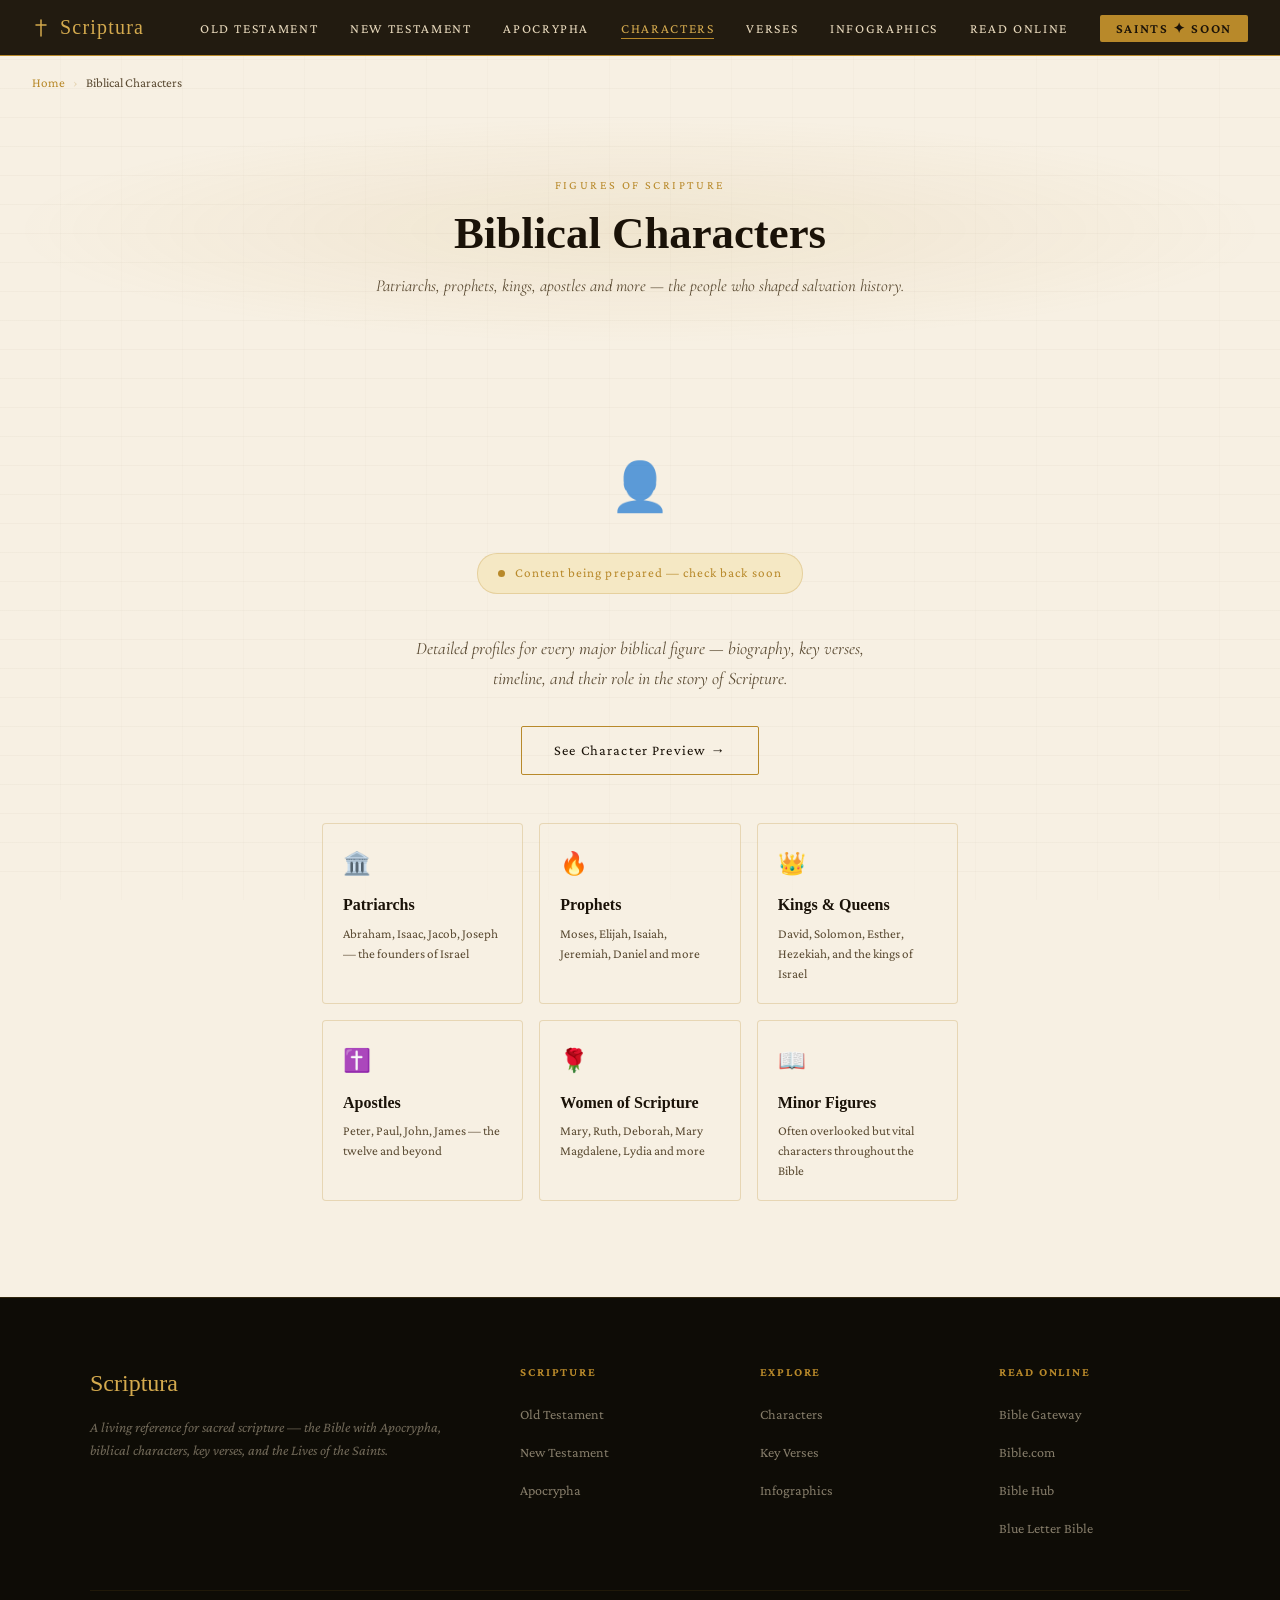
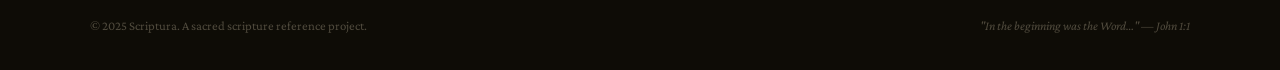
<file: characters.html>
<!DOCTYPE html>
<html lang="en">
<head>
<meta charset="UTF-8">
<meta name="viewport" content="width=device-width, initial-scale=1.0">
<title>Biblical Characters — Scriptura</title>
<meta name="description" content="Profiles of major and minor biblical figures — patriarchs, prophets, kings, apostles and saints of the Old and New Testaments.">
<meta property="og:title" content="Biblical Characters — Scriptura">
<meta property="og:description" content="Profiles of major and minor biblical figures — patriarchs, prophets, kings, apostles and saints of the Old and New Testaments.">
<meta property="og:type" content="website">
<link rel="preconnect" href="https://fonts.googleapis.com">
<link href="https://fonts.googleapis.com/css2?family=Cormorant+Garamond:ital,wght@0,300;0,400;0,600;1,300;1,400&family=IM+Fell+English:ital@0;1&family=Crimson+Pro:ital,wght@0,300;0,400;1,300;1,400&display=swap" rel="stylesheet">
<link rel="stylesheet" href="css/style.css">
<style>
/* ── COMING SOON STYLES ── */
.coming-soon-wrap {
  max-width: 700px;
  margin: 0 auto;
  padding: 5rem 2rem 6rem;
  text-align: center;
  position: relative;
  z-index: 1;
}
.coming-soon-icon {
  font-size: 3rem;
  margin-bottom: 1.5rem;
  display: block;
  opacity: 0.7;
}
.coming-soon-title {
  font-family: var(--font-display);
  font-size: clamp(2rem, 5vw, 3.2rem);
  color: var(--ink);
  margin-bottom: 1rem;
  line-height: 1.15;
}
.coming-soon-desc {
  font-family: var(--font-title);
  font-style: italic;
  font-size: 1.1rem;
  color: var(--text-muted);
  max-width: 500px;
  margin: 0 auto 2rem;
  line-height: 1.7;
}
.coming-soon-status {
  display: inline-flex;
  align-items: center;
  gap: 0.6rem;
  background: var(--gold-pale);
  border: 1px solid var(--border);
  padding: 0.5rem 1.25rem;
  border-radius: 20px;
  font-size: 0.82rem;
  color: var(--gold);
  letter-spacing: 0.08em;
  margin-bottom: 2.5rem;
}
.status-dot {
  width: 7px; height: 7px;
  border-radius: 50%;
  background: var(--gold);
  animation: pulse 2s infinite;
}
@keyframes pulse { 0%,100%{opacity:1} 50%{opacity:0.35} }
.preview-grid {
  display: grid;
  grid-template-columns: repeat(auto-fill, minmax(200px, 1fr));
  gap: 1rem;
  margin-top: 3rem;
  text-align: left;
}
.preview-card {
  padding: 1.25rem;
  border: 1px solid var(--border);
  border-radius: 4px;
  background: rgba(247,240,227,0.6);
}
.preview-card-icon { font-size: 1.4rem; margin-bottom: 0.5rem; display: block; }
.preview-card h4 {
  font-family: var(--font-display);
  font-size: 1rem;
  color: var(--ink);
  margin-bottom: 0.3rem;
}
.preview-card p { font-size: 0.82rem; color: var(--text-muted); line-height: 1.5; }
.dark-section {
  background: var(--ink);
  color: var(--parchment);
  padding: 4rem 2rem;
  text-align: center;
}
.dark-section .coming-soon-title { color: var(--parchment); }
.dark-section .coming-soon-desc  { color: rgba(232,217,188,0.7); }
.dark-section .coming-soon-status {
  background: rgba(184,137,42,0.1);
  border-color: rgba(184,137,42,0.3);
  color: var(--gold-light);
}
.dark-section .preview-card {
  background: rgba(255,255,255,0.04);
  border-color: rgba(184,137,42,0.2);
}
.dark-section .preview-card h4 { color: var(--gold-light); }
.dark-section .preview-card p  { color: rgba(232,217,188,0.6); }
</style>
</head>
<body>

<nav>
  <a href="index.html" class="nav-brand">
    <svg width="18" height="18" viewBox="0 0 18 18" fill="none">
      <line x1="9" y1="1" x2="9" y2="17" stroke="#d4aa4e" stroke-width="1.5" stroke-linecap="round"/>
      <line x1="4" y1="6" x2="14" y2="6" stroke="#d4aa4e" stroke-width="1.5" stroke-linecap="round"/>
    </svg>
    Scriptura
  </a>
  <ul class="nav-links">
    <li><a href="old-testament.html">Old Testament</a></li>
    <li><a href="new-testament.html">New Testament</a></li>
    <li><a href="apocrypha.html">Apocrypha</a></li>
    <li><a href="characters.html">Characters</a></li>
    <li><a href="verses.html">Verses</a></li>
    <li><a href="infographics.html">Infographics</a></li>
    <li><a href="read-online.html">Read Online</a></li>
    <li><a href="saints.html" class="nav-cta">Saints ✦ Soon</a></li>
  </ul>
  <button class="nav-hamburger" id="nav-hamburger" aria-label="Open menu" aria-expanded="false">
    <span></span><span></span><span></span>
  </button>
</nav>

<!-- BREADCRUMB -->
<div class="breadcrumb" style="">
  <a href="index.html" style="">Home</a>
  <span class="breadcrumb-sep">›</span>
  <span>Biblical Characters</span>
</div>

<!-- PAGE HERO -->
<section class="page-hero" style="">
  <div class="page-hero-bg"></div>
  <div class="page-hero-content">
    <p class="section-tag" style="">Figures of Scripture</p>
    <h1 class="section-title" style="">Biblical Characters</h1>
    <p class="section-desc" style="">Patriarchs, prophets, kings, apostles and more — the people who shaped salvation history.</p>
  </div>
</section>

<!-- MAIN CONTENT -->
<section class="" style="">
  <div class="coming-soon-wrap">
    <span class="coming-soon-icon">👤</span>
    <div class="coming-soon-status">
      <span class="status-dot"></span>
      Content being prepared — check back soon
    </div>
    <p class="coming-soon-desc">
      Detailed profiles for every major biblical figure — biography, key verses,
      timeline, and their role in the story of Scripture.
    </p>
    <div style="text-align:center; margin-bottom:1rem;">
      <a href="index.html" class="btn-outline">See Character Preview →</a>
    </div>
    <div class="preview-grid">
      <div class="preview-card"><span class="preview-card-icon">🏛️</span><h4>Patriarchs</h4><p>Abraham, Isaac, Jacob, Joseph — the founders of Israel</p></div>
      <div class="preview-card"><span class="preview-card-icon">🔥</span><h4>Prophets</h4><p>Moses, Elijah, Isaiah, Jeremiah, Daniel and more</p></div>
      <div class="preview-card"><span class="preview-card-icon">👑</span><h4>Kings & Queens</h4><p>David, Solomon, Esther, Hezekiah, and the kings of Israel</p></div>
      <div class="preview-card"><span class="preview-card-icon">✝️</span><h4>Apostles</h4><p>Peter, Paul, John, James — the twelve and beyond</p></div>
      <div class="preview-card"><span class="preview-card-icon">🌹</span><h4>Women of Scripture</h4><p>Mary, Ruth, Deborah, Mary Magdalene, Lydia and more</p></div>
      <div class="preview-card"><span class="preview-card-icon">📖</span><h4>Minor Figures</h4><p>Often overlooked but vital characters throughout the Bible</p></div>
    </div>
  </div>
</section>

<footer>
  <div class="footer-inner">
    <div class="footer-top">
      <div>
        <div class="footer-brand">Scriptura</div>
        <p class="footer-tagline">A living reference for sacred scripture — the Bible with Apocrypha, biblical characters, key verses, and the Lives of the Saints.</p>
      </div>
      <div class="footer-col">
        <h5>Scripture</h5>
        <ul>
          <li><a href="old-testament.html">Old Testament</a></li>
          <li><a href="new-testament.html">New Testament</a></li>
          <li><a href="apocrypha.html">Apocrypha</a></li>
        </ul>
      </div>
      <div class="footer-col">
        <h5>Explore</h5>
        <ul>
          <li><a href="characters.html">Characters</a></li>
          <li><a href="verses.html">Key Verses</a></li>
          <li><a href="infographics.html">Infographics</a></li>
        </ul>
      </div>
      <div class="footer-col">
        <h5>Read Online</h5>
        <ul>
          <li><a href="https://www.biblegateway.com" target="_blank">Bible Gateway</a></li>
          <li><a href="https://www.bible.com" target="_blank">Bible.com</a></li>
          <li><a href="https://biblehub.com" target="_blank">Bible Hub</a></li>
          <li><a href="https://www.blueletterbible.org" target="_blank">Blue Letter Bible</a></li>
        </ul>
      </div>
    </div>
    <div class="footer-bottom">
      <span class="footer-copy">© 2025 Scriptura. A sacred scripture reference project.</span>
      <span class="footer-copy" style="font-style:italic;">"In the beginning was the Word…" — John 1:1</span>
    </div>
  </div>
</footer>

<script src="js/data.js"></script>
<script>
(function(){
  var btn  = document.getElementById('nav-hamburger');
  var menu = document.querySelector('.nav-links');
  if (!btn || !menu) return;
  btn.addEventListener('click', function(){
    var open = menu.classList.toggle('open');
    btn.classList.toggle('open', open);
    btn.setAttribute('aria-expanded', open);
  });
  // Close menu when a link is clicked
  menu.querySelectorAll('a').forEach(function(a){
    a.addEventListener('click', function(){
      menu.classList.remove('open');
      btn.classList.remove('open');
      btn.setAttribute('aria-expanded', false);
    });
  });
  // Close on outside click
  document.addEventListener('click', function(e){
    if (!btn.contains(e.target) && !menu.contains(e.target)){
      menu.classList.remove('open');
      btn.classList.remove('open');
      btn.setAttribute('aria-expanded', false);
    }
  });
})();
</script>
</body>
</html>
</file>
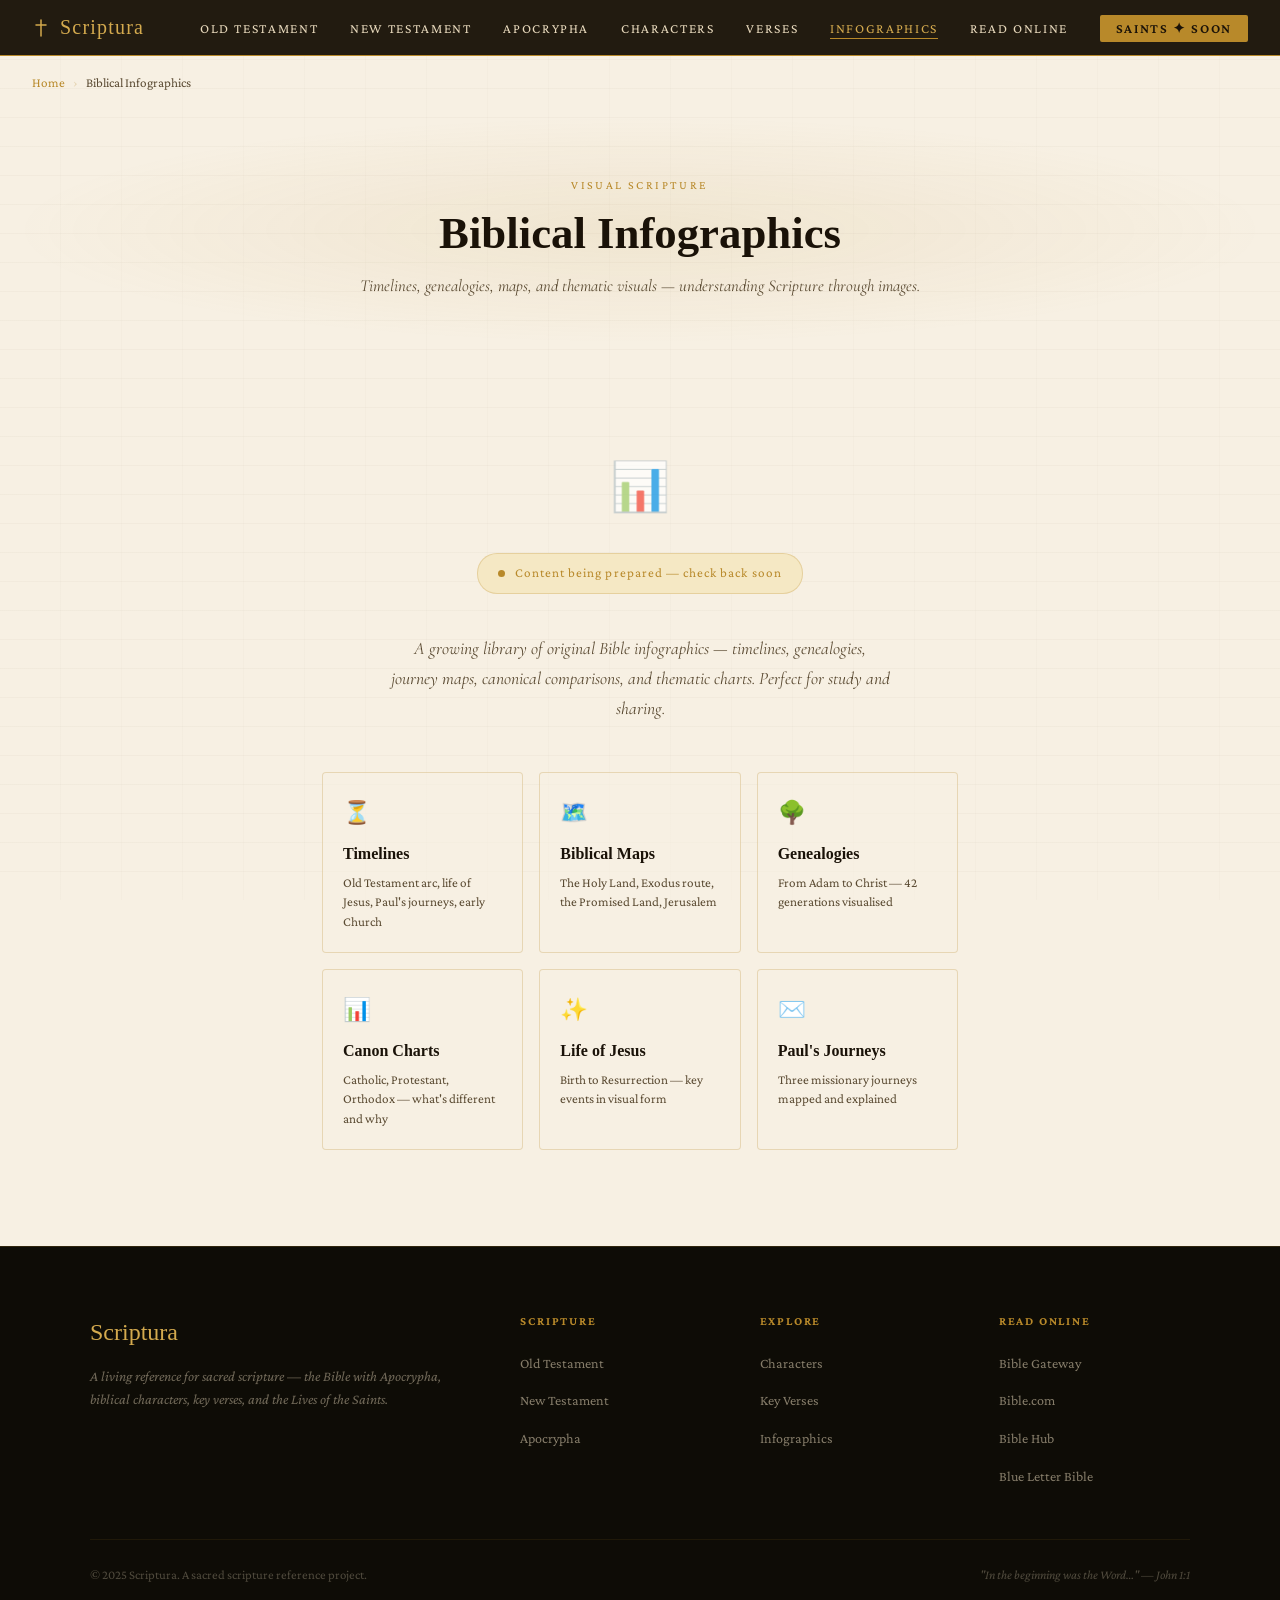
<file: infographics.html>
<!DOCTYPE html>
<html lang="en">
<head>
<meta charset="UTF-8">
<meta name="viewport" content="width=device-width, initial-scale=1.0">
<title>Biblical Infographics — Scriptura</title>
<meta name="description" content="Visual infographics, timelines, maps and genealogies — the Bible explained through pictures.">
<meta property="og:title" content="Biblical Infographics — Scriptura">
<meta property="og:description" content="Visual infographics, timelines, maps and genealogies — the Bible explained through pictures.">
<meta property="og:type" content="website">
<link rel="preconnect" href="https://fonts.googleapis.com">
<link href="https://fonts.googleapis.com/css2?family=Cormorant+Garamond:ital,wght@0,300;0,400;0,600;1,300;1,400&family=IM+Fell+English:ital@0;1&family=Crimson+Pro:ital,wght@0,300;0,400;1,300;1,400&display=swap" rel="stylesheet">
<link rel="stylesheet" href="css/style.css">
<style>
/* ── COMING SOON STYLES ── */
.coming-soon-wrap {
  max-width: 700px;
  margin: 0 auto;
  padding: 5rem 2rem 6rem;
  text-align: center;
  position: relative;
  z-index: 1;
}
.coming-soon-icon {
  font-size: 3rem;
  margin-bottom: 1.5rem;
  display: block;
  opacity: 0.7;
}
.coming-soon-title {
  font-family: var(--font-display);
  font-size: clamp(2rem, 5vw, 3.2rem);
  color: var(--ink);
  margin-bottom: 1rem;
  line-height: 1.15;
}
.coming-soon-desc {
  font-family: var(--font-title);
  font-style: italic;
  font-size: 1.1rem;
  color: var(--text-muted);
  max-width: 500px;
  margin: 0 auto 2rem;
  line-height: 1.7;
}
.coming-soon-status {
  display: inline-flex;
  align-items: center;
  gap: 0.6rem;
  background: var(--gold-pale);
  border: 1px solid var(--border);
  padding: 0.5rem 1.25rem;
  border-radius: 20px;
  font-size: 0.82rem;
  color: var(--gold);
  letter-spacing: 0.08em;
  margin-bottom: 2.5rem;
}
.status-dot {
  width: 7px; height: 7px;
  border-radius: 50%;
  background: var(--gold);
  animation: pulse 2s infinite;
}
@keyframes pulse { 0%,100%{opacity:1} 50%{opacity:0.35} }
.preview-grid {
  display: grid;
  grid-template-columns: repeat(auto-fill, minmax(200px, 1fr));
  gap: 1rem;
  margin-top: 3rem;
  text-align: left;
}
.preview-card {
  padding: 1.25rem;
  border: 1px solid var(--border);
  border-radius: 4px;
  background: rgba(247,240,227,0.6);
}
.preview-card-icon { font-size: 1.4rem; margin-bottom: 0.5rem; display: block; }
.preview-card h4 {
  font-family: var(--font-display);
  font-size: 1rem;
  color: var(--ink);
  margin-bottom: 0.3rem;
}
.preview-card p { font-size: 0.82rem; color: var(--text-muted); line-height: 1.5; }
.dark-section {
  background: var(--ink);
  color: var(--parchment);
  padding: 4rem 2rem;
  text-align: center;
}
.dark-section .coming-soon-title { color: var(--parchment); }
.dark-section .coming-soon-desc  { color: rgba(232,217,188,0.7); }
.dark-section .coming-soon-status {
  background: rgba(184,137,42,0.1);
  border-color: rgba(184,137,42,0.3);
  color: var(--gold-light);
}
.dark-section .preview-card {
  background: rgba(255,255,255,0.04);
  border-color: rgba(184,137,42,0.2);
}
.dark-section .preview-card h4 { color: var(--gold-light); }
.dark-section .preview-card p  { color: rgba(232,217,188,0.6); }
</style>
</head>
<body>

<nav>
  <a href="index.html" class="nav-brand">
    <svg width="18" height="18" viewBox="0 0 18 18" fill="none">
      <line x1="9" y1="1" x2="9" y2="17" stroke="#d4aa4e" stroke-width="1.5" stroke-linecap="round"/>
      <line x1="4" y1="6" x2="14" y2="6" stroke="#d4aa4e" stroke-width="1.5" stroke-linecap="round"/>
    </svg>
    Scriptura
  </a>
  <ul class="nav-links">
    <li><a href="old-testament.html">Old Testament</a></li>
    <li><a href="new-testament.html">New Testament</a></li>
    <li><a href="apocrypha.html">Apocrypha</a></li>
    <li><a href="characters.html">Characters</a></li>
    <li><a href="verses.html">Verses</a></li>
    <li><a href="infographics.html">Infographics</a></li>
    <li><a href="read-online.html">Read Online</a></li>
    <li><a href="saints.html" class="nav-cta">Saints ✦ Soon</a></li>
  </ul>
  <button class="nav-hamburger" id="nav-hamburger" aria-label="Open menu" aria-expanded="false">
    <span></span><span></span><span></span>
  </button>
</nav>

<!-- BREADCRUMB -->
<div class="breadcrumb" style="">
  <a href="index.html" style="">Home</a>
  <span class="breadcrumb-sep">›</span>
  <span>Biblical Infographics</span>
</div>

<!-- PAGE HERO -->
<section class="page-hero" style="">
  <div class="page-hero-bg"></div>
  <div class="page-hero-content">
    <p class="section-tag" style="">Visual Scripture</p>
    <h1 class="section-title" style="">Biblical Infographics</h1>
    <p class="section-desc" style="">Timelines, genealogies, maps, and thematic visuals — understanding Scripture through images.</p>
  </div>
</section>

<!-- MAIN CONTENT -->
<section class="" style="">
  <div class="coming-soon-wrap">
    <span class="coming-soon-icon">📊</span>
    <div class="coming-soon-status">
      <span class="status-dot"></span>
      Content being prepared — check back soon
    </div>
    <p class="coming-soon-desc">
      A growing library of original Bible infographics — timelines, genealogies,
      journey maps, canonical comparisons, and thematic charts. Perfect for study and sharing.
    </p>
    <div class="preview-grid">
      <div class="preview-card"><span class="preview-card-icon">⏳</span><h4>Timelines</h4><p>Old Testament arc, life of Jesus, Paul's journeys, early Church</p></div>
      <div class="preview-card"><span class="preview-card-icon">🗺️</span><h4>Biblical Maps</h4><p>The Holy Land, Exodus route, the Promised Land, Jerusalem</p></div>
      <div class="preview-card"><span class="preview-card-icon">🌳</span><h4>Genealogies</h4><p>From Adam to Christ — 42 generations visualised</p></div>
      <div class="preview-card"><span class="preview-card-icon">📊</span><h4>Canon Charts</h4><p>Catholic, Protestant, Orthodox — what's different and why</p></div>
      <div class="preview-card"><span class="preview-card-icon">✨</span><h4>Life of Jesus</h4><p>Birth to Resurrection — key events in visual form</p></div>
      <div class="preview-card"><span class="preview-card-icon">✉️</span><h4>Paul's Journeys</h4><p>Three missionary journeys mapped and explained</p></div>
    </div>
  </div>
</section>

<footer>
  <div class="footer-inner">
    <div class="footer-top">
      <div>
        <div class="footer-brand">Scriptura</div>
        <p class="footer-tagline">A living reference for sacred scripture — the Bible with Apocrypha, biblical characters, key verses, and the Lives of the Saints.</p>
      </div>
      <div class="footer-col">
        <h5>Scripture</h5>
        <ul>
          <li><a href="old-testament.html">Old Testament</a></li>
          <li><a href="new-testament.html">New Testament</a></li>
          <li><a href="apocrypha.html">Apocrypha</a></li>
        </ul>
      </div>
      <div class="footer-col">
        <h5>Explore</h5>
        <ul>
          <li><a href="characters.html">Characters</a></li>
          <li><a href="verses.html">Key Verses</a></li>
          <li><a href="infographics.html">Infographics</a></li>
        </ul>
      </div>
      <div class="footer-col">
        <h5>Read Online</h5>
        <ul>
          <li><a href="https://www.biblegateway.com" target="_blank">Bible Gateway</a></li>
          <li><a href="https://www.bible.com" target="_blank">Bible.com</a></li>
          <li><a href="https://biblehub.com" target="_blank">Bible Hub</a></li>
          <li><a href="https://www.blueletterbible.org" target="_blank">Blue Letter Bible</a></li>
        </ul>
      </div>
    </div>
    <div class="footer-bottom">
      <span class="footer-copy">© 2025 Scriptura. A sacred scripture reference project.</span>
      <span class="footer-copy" style="font-style:italic;">"In the beginning was the Word…" — John 1:1</span>
    </div>
  </div>
</footer>

<script src="js/data.js"></script>
<script>
(function(){
  var btn  = document.getElementById('nav-hamburger');
  var menu = document.querySelector('.nav-links');
  if (!btn || !menu) return;
  btn.addEventListener('click', function(){
    var open = menu.classList.toggle('open');
    btn.classList.toggle('open', open);
    btn.setAttribute('aria-expanded', open);
  });
  // Close menu when a link is clicked
  menu.querySelectorAll('a').forEach(function(a){
    a.addEventListener('click', function(){
      menu.classList.remove('open');
      btn.classList.remove('open');
      btn.setAttribute('aria-expanded', false);
    });
  });
  // Close on outside click
  document.addEventListener('click', function(e){
    if (!btn.contains(e.target) && !menu.contains(e.target)){
      menu.classList.remove('open');
      btn.classList.remove('open');
      btn.setAttribute('aria-expanded', false);
    }
  });
})();
</script>
</body>
</html>
</file>
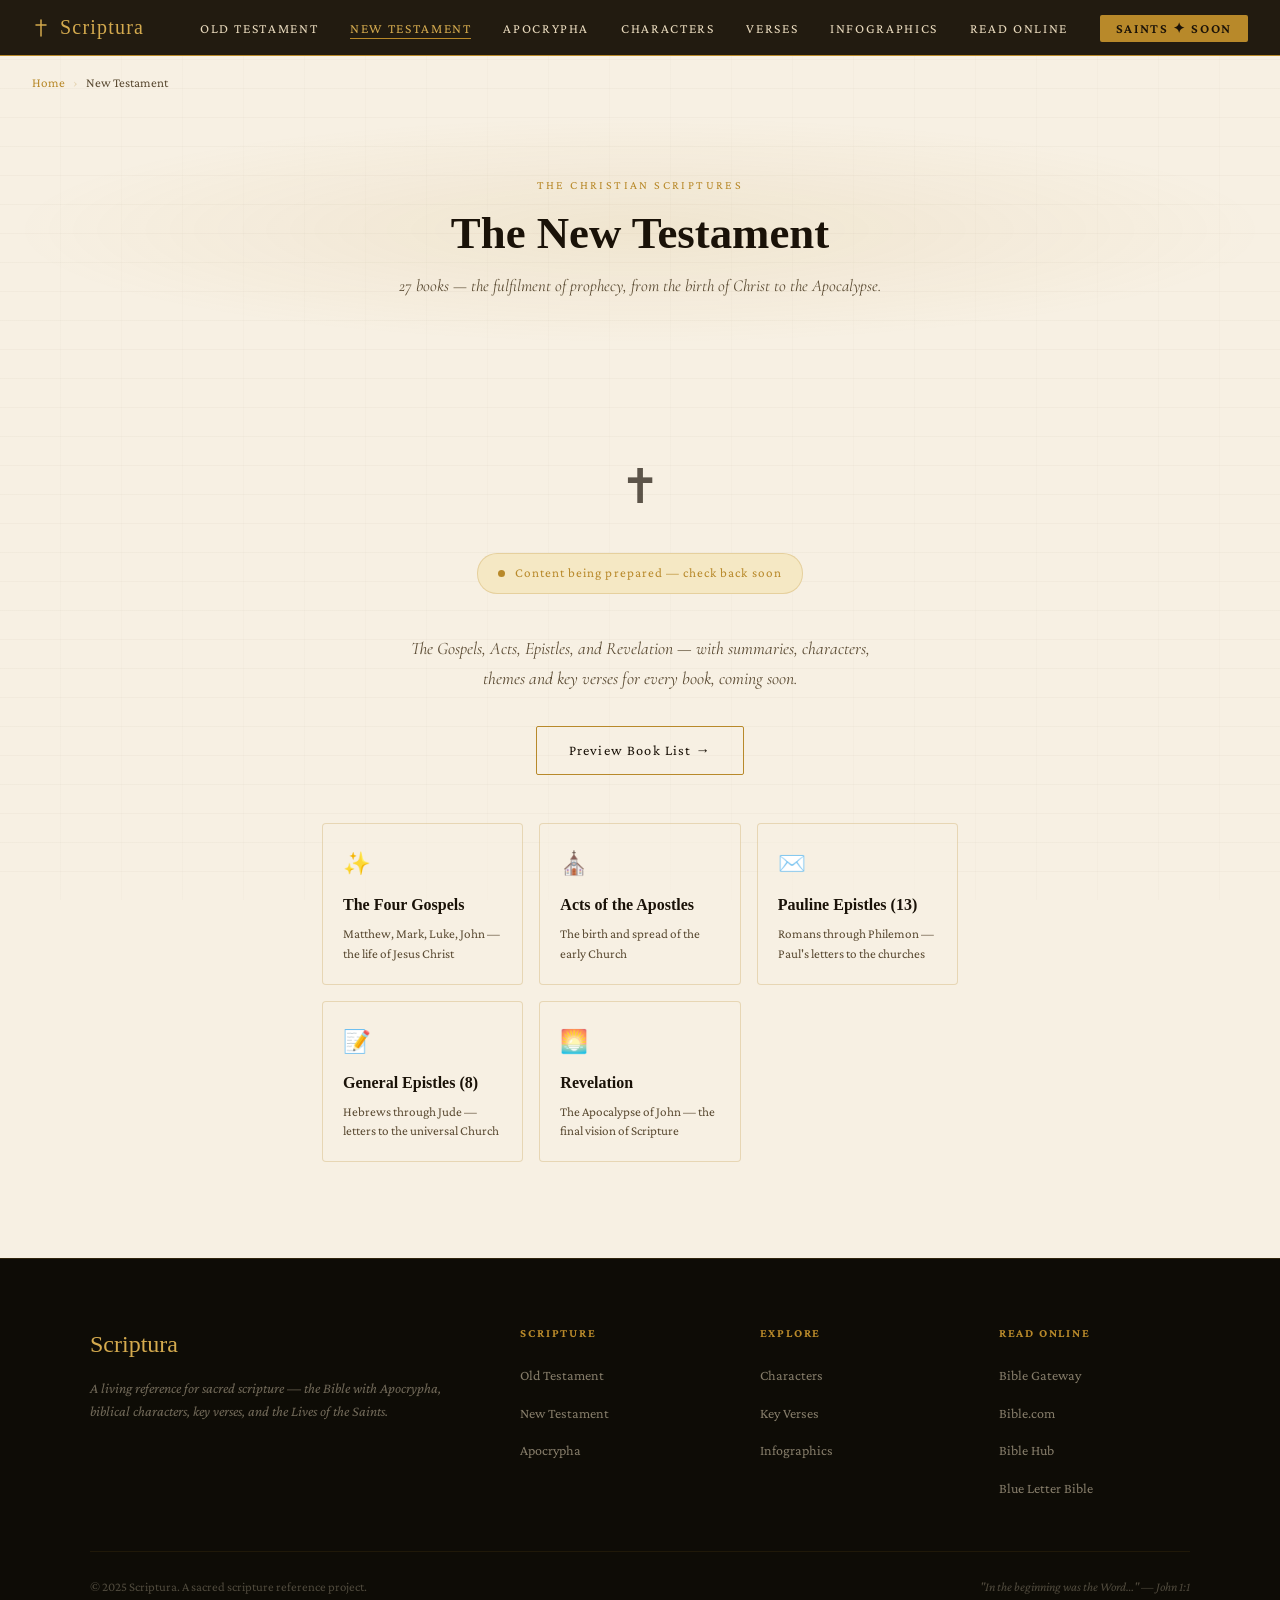
<file: new-testament.html>
<!DOCTYPE html>
<html lang="en">
<head>
<meta charset="UTF-8">
<meta name="viewport" content="width=device-width, initial-scale=1.0">
<title>New Testament — Scriptura</title>
<meta name="description" content="Explore all 27 books of the New Testament — the life of Christ, the early Church, and Revelation.">
<meta property="og:title" content="New Testament — Scriptura">
<meta property="og:description" content="Explore all 27 books of the New Testament — the life of Christ, the early Church, and Revelation.">
<meta property="og:type" content="website">
<link rel="preconnect" href="https://fonts.googleapis.com">
<link href="https://fonts.googleapis.com/css2?family=Cormorant+Garamond:ital,wght@0,300;0,400;0,600;1,300;1,400&family=IM+Fell+English:ital@0;1&family=Crimson+Pro:ital,wght@0,300;0,400;1,300;1,400&display=swap" rel="stylesheet">
<link rel="stylesheet" href="css/style.css">
<style>
/* ── COMING SOON STYLES ── */
.coming-soon-wrap {
  max-width: 700px;
  margin: 0 auto;
  padding: 5rem 2rem 6rem;
  text-align: center;
  position: relative;
  z-index: 1;
}
.coming-soon-icon {
  font-size: 3rem;
  margin-bottom: 1.5rem;
  display: block;
  opacity: 0.7;
}
.coming-soon-title {
  font-family: var(--font-display);
  font-size: clamp(2rem, 5vw, 3.2rem);
  color: var(--ink);
  margin-bottom: 1rem;
  line-height: 1.15;
}
.coming-soon-desc {
  font-family: var(--font-title);
  font-style: italic;
  font-size: 1.1rem;
  color: var(--text-muted);
  max-width: 500px;
  margin: 0 auto 2rem;
  line-height: 1.7;
}
.coming-soon-status {
  display: inline-flex;
  align-items: center;
  gap: 0.6rem;
  background: var(--gold-pale);
  border: 1px solid var(--border);
  padding: 0.5rem 1.25rem;
  border-radius: 20px;
  font-size: 0.82rem;
  color: var(--gold);
  letter-spacing: 0.08em;
  margin-bottom: 2.5rem;
}
.status-dot {
  width: 7px; height: 7px;
  border-radius: 50%;
  background: var(--gold);
  animation: pulse 2s infinite;
}
@keyframes pulse { 0%,100%{opacity:1} 50%{opacity:0.35} }
.preview-grid {
  display: grid;
  grid-template-columns: repeat(auto-fill, minmax(200px, 1fr));
  gap: 1rem;
  margin-top: 3rem;
  text-align: left;
}
.preview-card {
  padding: 1.25rem;
  border: 1px solid var(--border);
  border-radius: 4px;
  background: rgba(247,240,227,0.6);
}
.preview-card-icon { font-size: 1.4rem; margin-bottom: 0.5rem; display: block; }
.preview-card h4 {
  font-family: var(--font-display);
  font-size: 1rem;
  color: var(--ink);
  margin-bottom: 0.3rem;
}
.preview-card p { font-size: 0.82rem; color: var(--text-muted); line-height: 1.5; }
.dark-section {
  background: var(--ink);
  color: var(--parchment);
  padding: 4rem 2rem;
  text-align: center;
}
.dark-section .coming-soon-title { color: var(--parchment); }
.dark-section .coming-soon-desc  { color: rgba(232,217,188,0.7); }
.dark-section .coming-soon-status {
  background: rgba(184,137,42,0.1);
  border-color: rgba(184,137,42,0.3);
  color: var(--gold-light);
}
.dark-section .preview-card {
  background: rgba(255,255,255,0.04);
  border-color: rgba(184,137,42,0.2);
}
.dark-section .preview-card h4 { color: var(--gold-light); }
.dark-section .preview-card p  { color: rgba(232,217,188,0.6); }
</style>
</head>
<body>

<nav>
  <a href="index.html" class="nav-brand">
    <svg width="18" height="18" viewBox="0 0 18 18" fill="none">
      <line x1="9" y1="1" x2="9" y2="17" stroke="#d4aa4e" stroke-width="1.5" stroke-linecap="round"/>
      <line x1="4" y1="6" x2="14" y2="6" stroke="#d4aa4e" stroke-width="1.5" stroke-linecap="round"/>
    </svg>
    Scriptura
  </a>
  <ul class="nav-links">
    <li><a href="old-testament.html">Old Testament</a></li>
    <li><a href="new-testament.html">New Testament</a></li>
    <li><a href="apocrypha.html">Apocrypha</a></li>
    <li><a href="characters.html">Characters</a></li>
    <li><a href="verses.html">Verses</a></li>
    <li><a href="infographics.html">Infographics</a></li>
    <li><a href="read-online.html">Read Online</a></li>
    <li><a href="saints.html" class="nav-cta">Saints ✦ Soon</a></li>
  </ul>
  <button class="nav-hamburger" id="nav-hamburger" aria-label="Open menu" aria-expanded="false">
    <span></span><span></span><span></span>
  </button>
</nav>

<!-- BREADCRUMB -->
<div class="breadcrumb" style="">
  <a href="index.html" style="">Home</a>
  <span class="breadcrumb-sep">›</span>
  <span>New Testament</span>
</div>

<!-- PAGE HERO -->
<section class="page-hero" style="">
  <div class="page-hero-bg"></div>
  <div class="page-hero-content">
    <p class="section-tag" style="">The Christian Scriptures</p>
    <h1 class="section-title" style="">The New Testament</h1>
    <p class="section-desc" style="">27 books — the fulfilment of prophecy, from the birth of Christ to the Apocalypse.</p>
  </div>
</section>

<!-- MAIN CONTENT -->
<section class="" style="">
  <div class="coming-soon-wrap">
    <span class="coming-soon-icon">✝</span>
    <div class="coming-soon-status">
      <span class="status-dot"></span>
      Content being prepared — check back soon
    </div>
    <p class="coming-soon-desc">
      The Gospels, Acts, Epistles, and Revelation — with summaries, characters, themes
      and key verses for every book, coming soon.
    </p>
    <div style="text-align:center; margin-bottom:1rem;">
      <a href="index.html#books" class="btn-outline">Preview Book List →</a>
    </div>
    <div class="preview-grid">
      <div class="preview-card"><span class="preview-card-icon">✨</span><h4>The Four Gospels</h4><p>Matthew, Mark, Luke, John — the life of Jesus Christ</p></div>
      <div class="preview-card"><span class="preview-card-icon">⛪</span><h4>Acts of the Apostles</h4><p>The birth and spread of the early Church</p></div>
      <div class="preview-card"><span class="preview-card-icon">✉️</span><h4>Pauline Epistles (13)</h4><p>Romans through Philemon — Paul's letters to the churches</p></div>
      <div class="preview-card"><span class="preview-card-icon">📝</span><h4>General Epistles (8)</h4><p>Hebrews through Jude — letters to the universal Church</p></div>
      <div class="preview-card"><span class="preview-card-icon">🌅</span><h4>Revelation</h4><p>The Apocalypse of John — the final vision of Scripture</p></div>
    </div>
  </div>
</section>

<footer>
  <div class="footer-inner">
    <div class="footer-top">
      <div>
        <div class="footer-brand">Scriptura</div>
        <p class="footer-tagline">A living reference for sacred scripture — the Bible with Apocrypha, biblical characters, key verses, and the Lives of the Saints.</p>
      </div>
      <div class="footer-col">
        <h5>Scripture</h5>
        <ul>
          <li><a href="old-testament.html">Old Testament</a></li>
          <li><a href="new-testament.html">New Testament</a></li>
          <li><a href="apocrypha.html">Apocrypha</a></li>
        </ul>
      </div>
      <div class="footer-col">
        <h5>Explore</h5>
        <ul>
          <li><a href="characters.html">Characters</a></li>
          <li><a href="verses.html">Key Verses</a></li>
          <li><a href="infographics.html">Infographics</a></li>
        </ul>
      </div>
      <div class="footer-col">
        <h5>Read Online</h5>
        <ul>
          <li><a href="https://www.biblegateway.com" target="_blank">Bible Gateway</a></li>
          <li><a href="https://www.bible.com" target="_blank">Bible.com</a></li>
          <li><a href="https://biblehub.com" target="_blank">Bible Hub</a></li>
          <li><a href="https://www.blueletterbible.org" target="_blank">Blue Letter Bible</a></li>
        </ul>
      </div>
    </div>
    <div class="footer-bottom">
      <span class="footer-copy">© 2025 Scriptura. A sacred scripture reference project.</span>
      <span class="footer-copy" style="font-style:italic;">"In the beginning was the Word…" — John 1:1</span>
    </div>
  </div>
</footer>

<script src="js/data.js"></script>
<script>
(function(){
  var btn  = document.getElementById('nav-hamburger');
  var menu = document.querySelector('.nav-links');
  if (!btn || !menu) return;
  btn.addEventListener('click', function(){
    var open = menu.classList.toggle('open');
    btn.classList.toggle('open', open);
    btn.setAttribute('aria-expanded', open);
  });
  // Close menu when a link is clicked
  menu.querySelectorAll('a').forEach(function(a){
    a.addEventListener('click', function(){
      menu.classList.remove('open');
      btn.classList.remove('open');
      btn.setAttribute('aria-expanded', false);
    });
  });
  // Close on outside click
  document.addEventListener('click', function(e){
    if (!btn.contains(e.target) && !menu.contains(e.target)){
      menu.classList.remove('open');
      btn.classList.remove('open');
      btn.setAttribute('aria-expanded', false);
    }
  });
})();
</script>
</body>
</html>
</file>
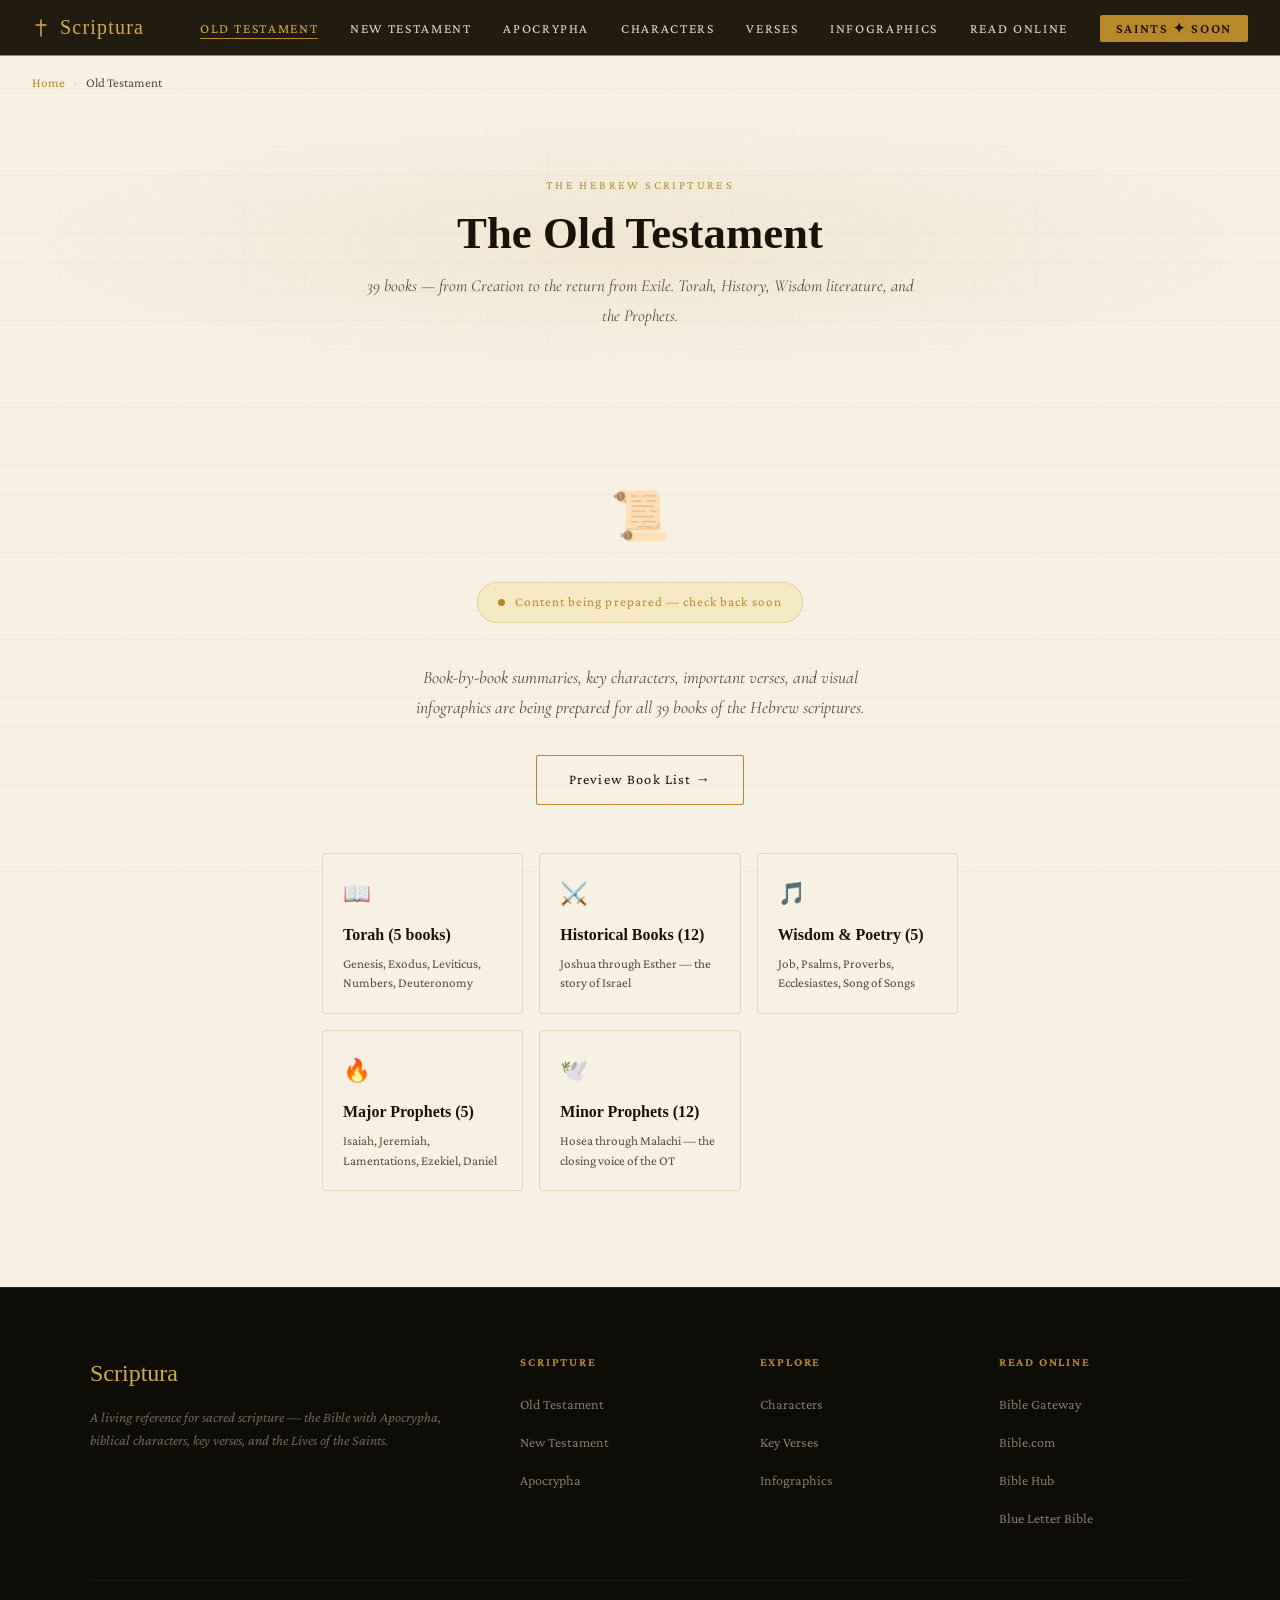
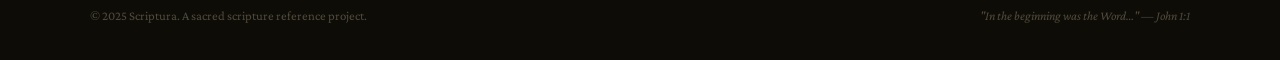
<file: old-testament.html>
<!DOCTYPE html>
<html lang="en">
<head>
<meta charset="UTF-8">
<meta name="viewport" content="width=device-width, initial-scale=1.0">
<title>Old Testament — Scriptura</title>
<meta name="description" content="Explore all 39 books of the Old Testament — summaries, characters, key verses and infographics.">
<meta property="og:title" content="Old Testament — Scriptura">
<meta property="og:description" content="Explore all 39 books of the Old Testament — summaries, characters, key verses and infographics.">
<meta property="og:type" content="website">
<link rel="preconnect" href="https://fonts.googleapis.com">
<link href="https://fonts.googleapis.com/css2?family=Cormorant+Garamond:ital,wght@0,300;0,400;0,600;1,300;1,400&family=IM+Fell+English:ital@0;1&family=Crimson+Pro:ital,wght@0,300;0,400;1,300;1,400&display=swap" rel="stylesheet">
<link rel="stylesheet" href="css/style.css">
<style>
/* ── COMING SOON STYLES ── */
.coming-soon-wrap {
  max-width: 700px;
  margin: 0 auto;
  padding: 5rem 2rem 6rem;
  text-align: center;
  position: relative;
  z-index: 1;
}
.coming-soon-icon {
  font-size: 3rem;
  margin-bottom: 1.5rem;
  display: block;
  opacity: 0.7;
}
.coming-soon-title {
  font-family: var(--font-display);
  font-size: clamp(2rem, 5vw, 3.2rem);
  color: var(--ink);
  margin-bottom: 1rem;
  line-height: 1.15;
}
.coming-soon-desc {
  font-family: var(--font-title);
  font-style: italic;
  font-size: 1.1rem;
  color: var(--text-muted);
  max-width: 500px;
  margin: 0 auto 2rem;
  line-height: 1.7;
}
.coming-soon-status {
  display: inline-flex;
  align-items: center;
  gap: 0.6rem;
  background: var(--gold-pale);
  border: 1px solid var(--border);
  padding: 0.5rem 1.25rem;
  border-radius: 20px;
  font-size: 0.82rem;
  color: var(--gold);
  letter-spacing: 0.08em;
  margin-bottom: 2.5rem;
}
.status-dot {
  width: 7px; height: 7px;
  border-radius: 50%;
  background: var(--gold);
  animation: pulse 2s infinite;
}
@keyframes pulse { 0%,100%{opacity:1} 50%{opacity:0.35} }
.preview-grid {
  display: grid;
  grid-template-columns: repeat(auto-fill, minmax(200px, 1fr));
  gap: 1rem;
  margin-top: 3rem;
  text-align: left;
}
.preview-card {
  padding: 1.25rem;
  border: 1px solid var(--border);
  border-radius: 4px;
  background: rgba(247,240,227,0.6);
}
.preview-card-icon { font-size: 1.4rem; margin-bottom: 0.5rem; display: block; }
.preview-card h4 {
  font-family: var(--font-display);
  font-size: 1rem;
  color: var(--ink);
  margin-bottom: 0.3rem;
}
.preview-card p { font-size: 0.82rem; color: var(--text-muted); line-height: 1.5; }
.dark-section {
  background: var(--ink);
  color: var(--parchment);
  padding: 4rem 2rem;
  text-align: center;
}
.dark-section .coming-soon-title { color: var(--parchment); }
.dark-section .coming-soon-desc  { color: rgba(232,217,188,0.7); }
.dark-section .coming-soon-status {
  background: rgba(184,137,42,0.1);
  border-color: rgba(184,137,42,0.3);
  color: var(--gold-light);
}
.dark-section .preview-card {
  background: rgba(255,255,255,0.04);
  border-color: rgba(184,137,42,0.2);
}
.dark-section .preview-card h4 { color: var(--gold-light); }
.dark-section .preview-card p  { color: rgba(232,217,188,0.6); }
</style>
</head>
<body>

<nav>
  <a href="index.html" class="nav-brand">
    <svg width="18" height="18" viewBox="0 0 18 18" fill="none">
      <line x1="9" y1="1" x2="9" y2="17" stroke="#d4aa4e" stroke-width="1.5" stroke-linecap="round"/>
      <line x1="4" y1="6" x2="14" y2="6" stroke="#d4aa4e" stroke-width="1.5" stroke-linecap="round"/>
    </svg>
    Scriptura
  </a>
  <ul class="nav-links">
    <li><a href="old-testament.html">Old Testament</a></li>
    <li><a href="new-testament.html">New Testament</a></li>
    <li><a href="apocrypha.html">Apocrypha</a></li>
    <li><a href="characters.html">Characters</a></li>
    <li><a href="verses.html">Verses</a></li>
    <li><a href="infographics.html">Infographics</a></li>
    <li><a href="read-online.html">Read Online</a></li>
    <li><a href="saints.html" class="nav-cta">Saints ✦ Soon</a></li>
  </ul>
  <button class="nav-hamburger" id="nav-hamburger" aria-label="Open menu" aria-expanded="false">
    <span></span><span></span><span></span>
  </button>
</nav>

<!-- BREADCRUMB -->
<div class="breadcrumb" style="">
  <a href="index.html" style="">Home</a>
  <span class="breadcrumb-sep">›</span>
  <span>Old Testament</span>
</div>

<!-- PAGE HERO -->
<section class="page-hero" style="">
  <div class="page-hero-bg"></div>
  <div class="page-hero-content">
    <p class="section-tag" style="">The Hebrew Scriptures</p>
    <h1 class="section-title" style="">The Old Testament</h1>
    <p class="section-desc" style="">39 books — from Creation to the return from Exile. Torah, History, Wisdom literature, and the Prophets.</p>
  </div>
</section>

<!-- MAIN CONTENT -->
<section class="" style="">
  <div class="coming-soon-wrap">
    <span class="coming-soon-icon">📜</span>
    <div class="coming-soon-status">
      <span class="status-dot"></span>
      Content being prepared — check back soon
    </div>
    <p class="coming-soon-desc">
      Book-by-book summaries, key characters, important verses, and visual infographics
      are being prepared for all 39 books of the Hebrew scriptures.
    </p>
    <div style="text-align:center; margin-bottom:1rem;">
      <a href="index.html#books" class="btn-outline">Preview Book List →</a>
    </div>
    <div class="preview-grid">
      <div class="preview-card"><span class="preview-card-icon">📖</span><h4>Torah (5 books)</h4><p>Genesis, Exodus, Leviticus, Numbers, Deuteronomy</p></div>
      <div class="preview-card"><span class="preview-card-icon">⚔️</span><h4>Historical Books (12)</h4><p>Joshua through Esther — the story of Israel</p></div>
      <div class="preview-card"><span class="preview-card-icon">🎵</span><h4>Wisdom & Poetry (5)</h4><p>Job, Psalms, Proverbs, Ecclesiastes, Song of Songs</p></div>
      <div class="preview-card"><span class="preview-card-icon">🔥</span><h4>Major Prophets (5)</h4><p>Isaiah, Jeremiah, Lamentations, Ezekiel, Daniel</p></div>
      <div class="preview-card"><span class="preview-card-icon">🕊️</span><h4>Minor Prophets (12)</h4><p>Hosea through Malachi — the closing voice of the OT</p></div>
    </div>
  </div>
</section>

<footer>
  <div class="footer-inner">
    <div class="footer-top">
      <div>
        <div class="footer-brand">Scriptura</div>
        <p class="footer-tagline">A living reference for sacred scripture — the Bible with Apocrypha, biblical characters, key verses, and the Lives of the Saints.</p>
      </div>
      <div class="footer-col">
        <h5>Scripture</h5>
        <ul>
          <li><a href="old-testament.html">Old Testament</a></li>
          <li><a href="new-testament.html">New Testament</a></li>
          <li><a href="apocrypha.html">Apocrypha</a></li>
        </ul>
      </div>
      <div class="footer-col">
        <h5>Explore</h5>
        <ul>
          <li><a href="characters.html">Characters</a></li>
          <li><a href="verses.html">Key Verses</a></li>
          <li><a href="infographics.html">Infographics</a></li>
        </ul>
      </div>
      <div class="footer-col">
        <h5>Read Online</h5>
        <ul>
          <li><a href="https://www.biblegateway.com" target="_blank">Bible Gateway</a></li>
          <li><a href="https://www.bible.com" target="_blank">Bible.com</a></li>
          <li><a href="https://biblehub.com" target="_blank">Bible Hub</a></li>
          <li><a href="https://www.blueletterbible.org" target="_blank">Blue Letter Bible</a></li>
        </ul>
      </div>
    </div>
    <div class="footer-bottom">
      <span class="footer-copy">© 2025 Scriptura. A sacred scripture reference project.</span>
      <span class="footer-copy" style="font-style:italic;">"In the beginning was the Word…" — John 1:1</span>
    </div>
  </div>
</footer>

<script src="js/data.js"></script>
<script>
(function(){
  var btn  = document.getElementById('nav-hamburger');
  var menu = document.querySelector('.nav-links');
  if (!btn || !menu) return;
  btn.addEventListener('click', function(){
    var open = menu.classList.toggle('open');
    btn.classList.toggle('open', open);
    btn.setAttribute('aria-expanded', open);
  });
  // Close menu when a link is clicked
  menu.querySelectorAll('a').forEach(function(a){
    a.addEventListener('click', function(){
      menu.classList.remove('open');
      btn.classList.remove('open');
      btn.setAttribute('aria-expanded', false);
    });
  });
  // Close on outside click
  document.addEventListener('click', function(e){
    if (!btn.contains(e.target) && !menu.contains(e.target)){
      menu.classList.remove('open');
      btn.classList.remove('open');
      btn.setAttribute('aria-expanded', false);
    }
  });
})();
</script>
</body>
</html>
</file>
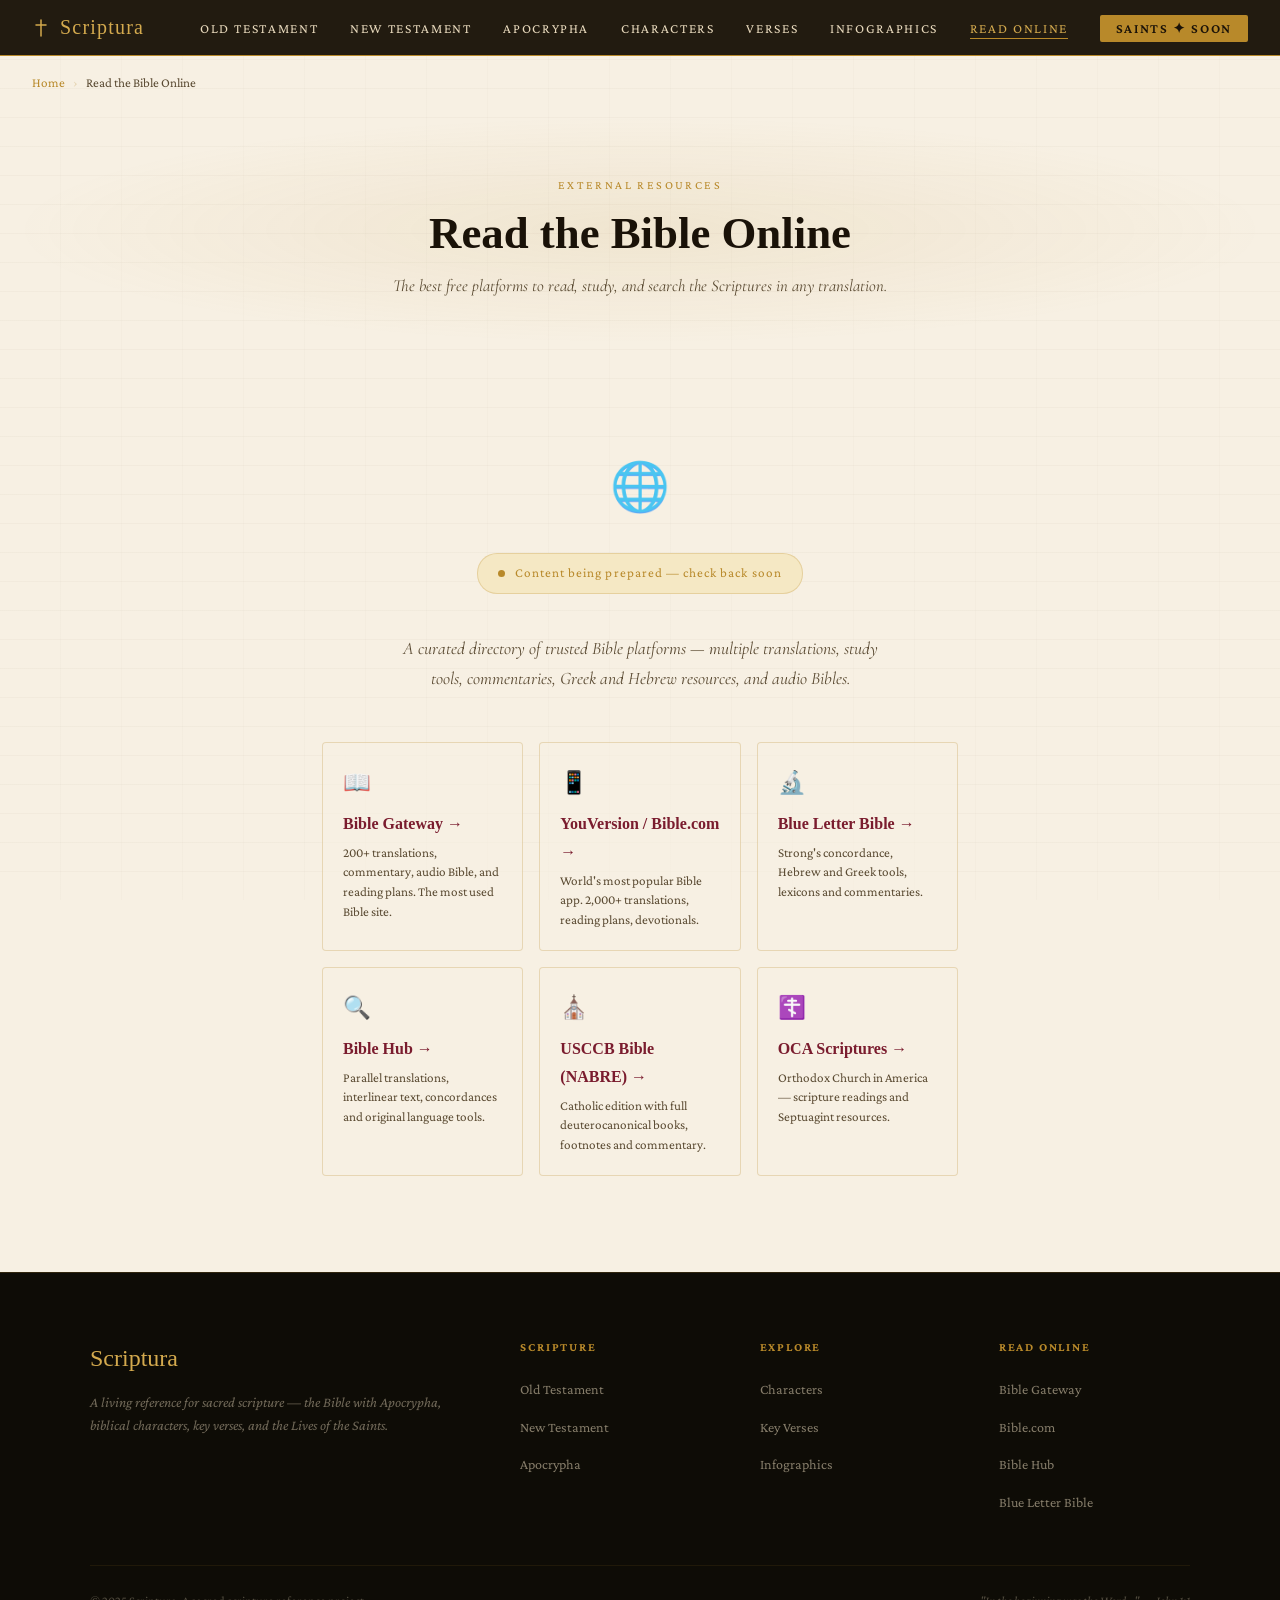
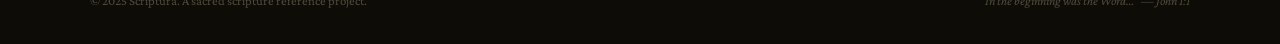
<file: read-online.html>
<!DOCTYPE html>
<html lang="en">
<head>
<meta charset="UTF-8">
<meta name="viewport" content="width=device-width, initial-scale=1.0">
<title>Read the Bible Online — Scriptura</title>
<meta name="description" content="Links to the best free Bible platforms — Bible Gateway, Bible.com, Blue Letter Bible, USCCB and more.">
<meta property="og:title" content="Read the Bible Online — Scriptura">
<meta property="og:description" content="Links to the best free Bible platforms — Bible Gateway, Bible.com, Blue Letter Bible, USCCB and more.">
<meta property="og:type" content="website">
<link rel="preconnect" href="https://fonts.googleapis.com">
<link href="https://fonts.googleapis.com/css2?family=Cormorant+Garamond:ital,wght@0,300;0,400;0,600;1,300;1,400&family=IM+Fell+English:ital@0;1&family=Crimson+Pro:ital,wght@0,300;0,400;1,300;1,400&display=swap" rel="stylesheet">
<link rel="stylesheet" href="css/style.css">
<style>
/* ── COMING SOON STYLES ── */
.coming-soon-wrap {
  max-width: 700px;
  margin: 0 auto;
  padding: 5rem 2rem 6rem;
  text-align: center;
  position: relative;
  z-index: 1;
}
.coming-soon-icon {
  font-size: 3rem;
  margin-bottom: 1.5rem;
  display: block;
  opacity: 0.7;
}
.coming-soon-title {
  font-family: var(--font-display);
  font-size: clamp(2rem, 5vw, 3.2rem);
  color: var(--ink);
  margin-bottom: 1rem;
  line-height: 1.15;
}
.coming-soon-desc {
  font-family: var(--font-title);
  font-style: italic;
  font-size: 1.1rem;
  color: var(--text-muted);
  max-width: 500px;
  margin: 0 auto 2rem;
  line-height: 1.7;
}
.coming-soon-status {
  display: inline-flex;
  align-items: center;
  gap: 0.6rem;
  background: var(--gold-pale);
  border: 1px solid var(--border);
  padding: 0.5rem 1.25rem;
  border-radius: 20px;
  font-size: 0.82rem;
  color: var(--gold);
  letter-spacing: 0.08em;
  margin-bottom: 2.5rem;
}
.status-dot {
  width: 7px; height: 7px;
  border-radius: 50%;
  background: var(--gold);
  animation: pulse 2s infinite;
}
@keyframes pulse { 0%,100%{opacity:1} 50%{opacity:0.35} }
.preview-grid {
  display: grid;
  grid-template-columns: repeat(auto-fill, minmax(200px, 1fr));
  gap: 1rem;
  margin-top: 3rem;
  text-align: left;
}
.preview-card {
  padding: 1.25rem;
  border: 1px solid var(--border);
  border-radius: 4px;
  background: rgba(247,240,227,0.6);
}
.preview-card-icon { font-size: 1.4rem; margin-bottom: 0.5rem; display: block; }
.preview-card h4 {
  font-family: var(--font-display);
  font-size: 1rem;
  color: var(--ink);
  margin-bottom: 0.3rem;
}
.preview-card p { font-size: 0.82rem; color: var(--text-muted); line-height: 1.5; }
.dark-section {
  background: var(--ink);
  color: var(--parchment);
  padding: 4rem 2rem;
  text-align: center;
}
.dark-section .coming-soon-title { color: var(--parchment); }
.dark-section .coming-soon-desc  { color: rgba(232,217,188,0.7); }
.dark-section .coming-soon-status {
  background: rgba(184,137,42,0.1);
  border-color: rgba(184,137,42,0.3);
  color: var(--gold-light);
}
.dark-section .preview-card {
  background: rgba(255,255,255,0.04);
  border-color: rgba(184,137,42,0.2);
}
.dark-section .preview-card h4 { color: var(--gold-light); }
.dark-section .preview-card p  { color: rgba(232,217,188,0.6); }
</style>
</head>
<body>

<nav>
  <a href="index.html" class="nav-brand">
    <svg width="18" height="18" viewBox="0 0 18 18" fill="none">
      <line x1="9" y1="1" x2="9" y2="17" stroke="#d4aa4e" stroke-width="1.5" stroke-linecap="round"/>
      <line x1="4" y1="6" x2="14" y2="6" stroke="#d4aa4e" stroke-width="1.5" stroke-linecap="round"/>
    </svg>
    Scriptura
  </a>
  <ul class="nav-links">
    <li><a href="old-testament.html">Old Testament</a></li>
    <li><a href="new-testament.html">New Testament</a></li>
    <li><a href="apocrypha.html">Apocrypha</a></li>
    <li><a href="characters.html">Characters</a></li>
    <li><a href="verses.html">Verses</a></li>
    <li><a href="infographics.html">Infographics</a></li>
    <li><a href="read-online.html">Read Online</a></li>
    <li><a href="saints.html" class="nav-cta">Saints ✦ Soon</a></li>
  </ul>
  <button class="nav-hamburger" id="nav-hamburger" aria-label="Open menu" aria-expanded="false">
    <span></span><span></span><span></span>
  </button>
</nav>

<!-- BREADCRUMB -->
<div class="breadcrumb" style="">
  <a href="index.html" style="">Home</a>
  <span class="breadcrumb-sep">›</span>
  <span>Read the Bible Online</span>
</div>

<!-- PAGE HERO -->
<section class="page-hero" style="">
  <div class="page-hero-bg"></div>
  <div class="page-hero-content">
    <p class="section-tag" style="">External Resources</p>
    <h1 class="section-title" style="">Read the Bible Online</h1>
    <p class="section-desc" style="">The best free platforms to read, study, and search the Scriptures in any translation.</p>
  </div>
</section>

<!-- MAIN CONTENT -->
<section class="" style="">
  <div class="coming-soon-wrap">
    <span class="coming-soon-icon">🌐</span>
    <div class="coming-soon-status">
      <span class="status-dot"></span>
      Content being prepared — check back soon
    </div>
    <p class="coming-soon-desc">
      A curated directory of trusted Bible platforms — multiple translations,
      study tools, commentaries, Greek and Hebrew resources, and audio Bibles.
    </p>
    <div class="preview-grid">
      <div class="preview-card">
        <span class="preview-card-icon">📖</span>
        <h4><a href="https://www.biblegateway.com" target="_blank" style="color:var(--crimson); text-decoration:none;">Bible Gateway →</a></h4>
        <p>200+ translations, commentary, audio Bible, and reading plans. The most used Bible site.</p>
      </div>
      <div class="preview-card">
        <span class="preview-card-icon">📱</span>
        <h4><a href="https://www.bible.com" target="_blank" style="color:var(--crimson); text-decoration:none;">YouVersion / Bible.com →</a></h4>
        <p>World's most popular Bible app. 2,000+ translations, reading plans, devotionals.</p>
      </div>
      <div class="preview-card">
        <span class="preview-card-icon">🔬</span>
        <h4><a href="https://www.blueletterbible.org" target="_blank" style="color:var(--crimson); text-decoration:none;">Blue Letter Bible →</a></h4>
        <p>Strong's concordance, Hebrew and Greek tools, lexicons and commentaries.</p>
      </div>
      <div class="preview-card">
        <span class="preview-card-icon">🔍</span>
        <h4><a href="https://biblehub.com" target="_blank" style="color:var(--crimson); text-decoration:none;">Bible Hub →</a></h4>
        <p>Parallel translations, interlinear text, concordances and original language tools.</p>
      </div>
      <div class="preview-card">
        <span class="preview-card-icon">⛪</span>
        <h4><a href="https://www.usccb.org/bible" target="_blank" style="color:var(--crimson); text-decoration:none;">USCCB Bible (NABRE) →</a></h4>
        <p>Catholic edition with full deuterocanonical books, footnotes and commentary.</p>
      </div>
      <div class="preview-card">
        <span class="preview-card-icon">☦️</span>
        <h4><a href="https://www.oca.org/scriptures" target="_blank" style="color:var(--crimson); text-decoration:none;">OCA Scriptures →</a></h4>
        <p>Orthodox Church in America — scripture readings and Septuagint resources.</p>
      </div>
    </div>
  </div>
</section>

<footer>
  <div class="footer-inner">
    <div class="footer-top">
      <div>
        <div class="footer-brand">Scriptura</div>
        <p class="footer-tagline">A living reference for sacred scripture — the Bible with Apocrypha, biblical characters, key verses, and the Lives of the Saints.</p>
      </div>
      <div class="footer-col">
        <h5>Scripture</h5>
        <ul>
          <li><a href="old-testament.html">Old Testament</a></li>
          <li><a href="new-testament.html">New Testament</a></li>
          <li><a href="apocrypha.html">Apocrypha</a></li>
        </ul>
      </div>
      <div class="footer-col">
        <h5>Explore</h5>
        <ul>
          <li><a href="characters.html">Characters</a></li>
          <li><a href="verses.html">Key Verses</a></li>
          <li><a href="infographics.html">Infographics</a></li>
        </ul>
      </div>
      <div class="footer-col">
        <h5>Read Online</h5>
        <ul>
          <li><a href="https://www.biblegateway.com" target="_blank">Bible Gateway</a></li>
          <li><a href="https://www.bible.com" target="_blank">Bible.com</a></li>
          <li><a href="https://biblehub.com" target="_blank">Bible Hub</a></li>
          <li><a href="https://www.blueletterbible.org" target="_blank">Blue Letter Bible</a></li>
        </ul>
      </div>
    </div>
    <div class="footer-bottom">
      <span class="footer-copy">© 2025 Scriptura. A sacred scripture reference project.</span>
      <span class="footer-copy" style="font-style:italic;">"In the beginning was the Word…" — John 1:1</span>
    </div>
  </div>
</footer>

<script src="js/data.js"></script>
<script>
(function(){
  var btn  = document.getElementById('nav-hamburger');
  var menu = document.querySelector('.nav-links');
  if (!btn || !menu) return;
  btn.addEventListener('click', function(){
    var open = menu.classList.toggle('open');
    btn.classList.toggle('open', open);
    btn.setAttribute('aria-expanded', open);
  });
  // Close menu when a link is clicked
  menu.querySelectorAll('a').forEach(function(a){
    a.addEventListener('click', function(){
      menu.classList.remove('open');
      btn.classList.remove('open');
      btn.setAttribute('aria-expanded', false);
    });
  });
  // Close on outside click
  document.addEventListener('click', function(e){
    if (!btn.contains(e.target) && !menu.contains(e.target)){
      menu.classList.remove('open');
      btn.classList.remove('open');
      btn.setAttribute('aria-expanded', false);
    }
  });
})();
</script>
</body>
</html>
</file>
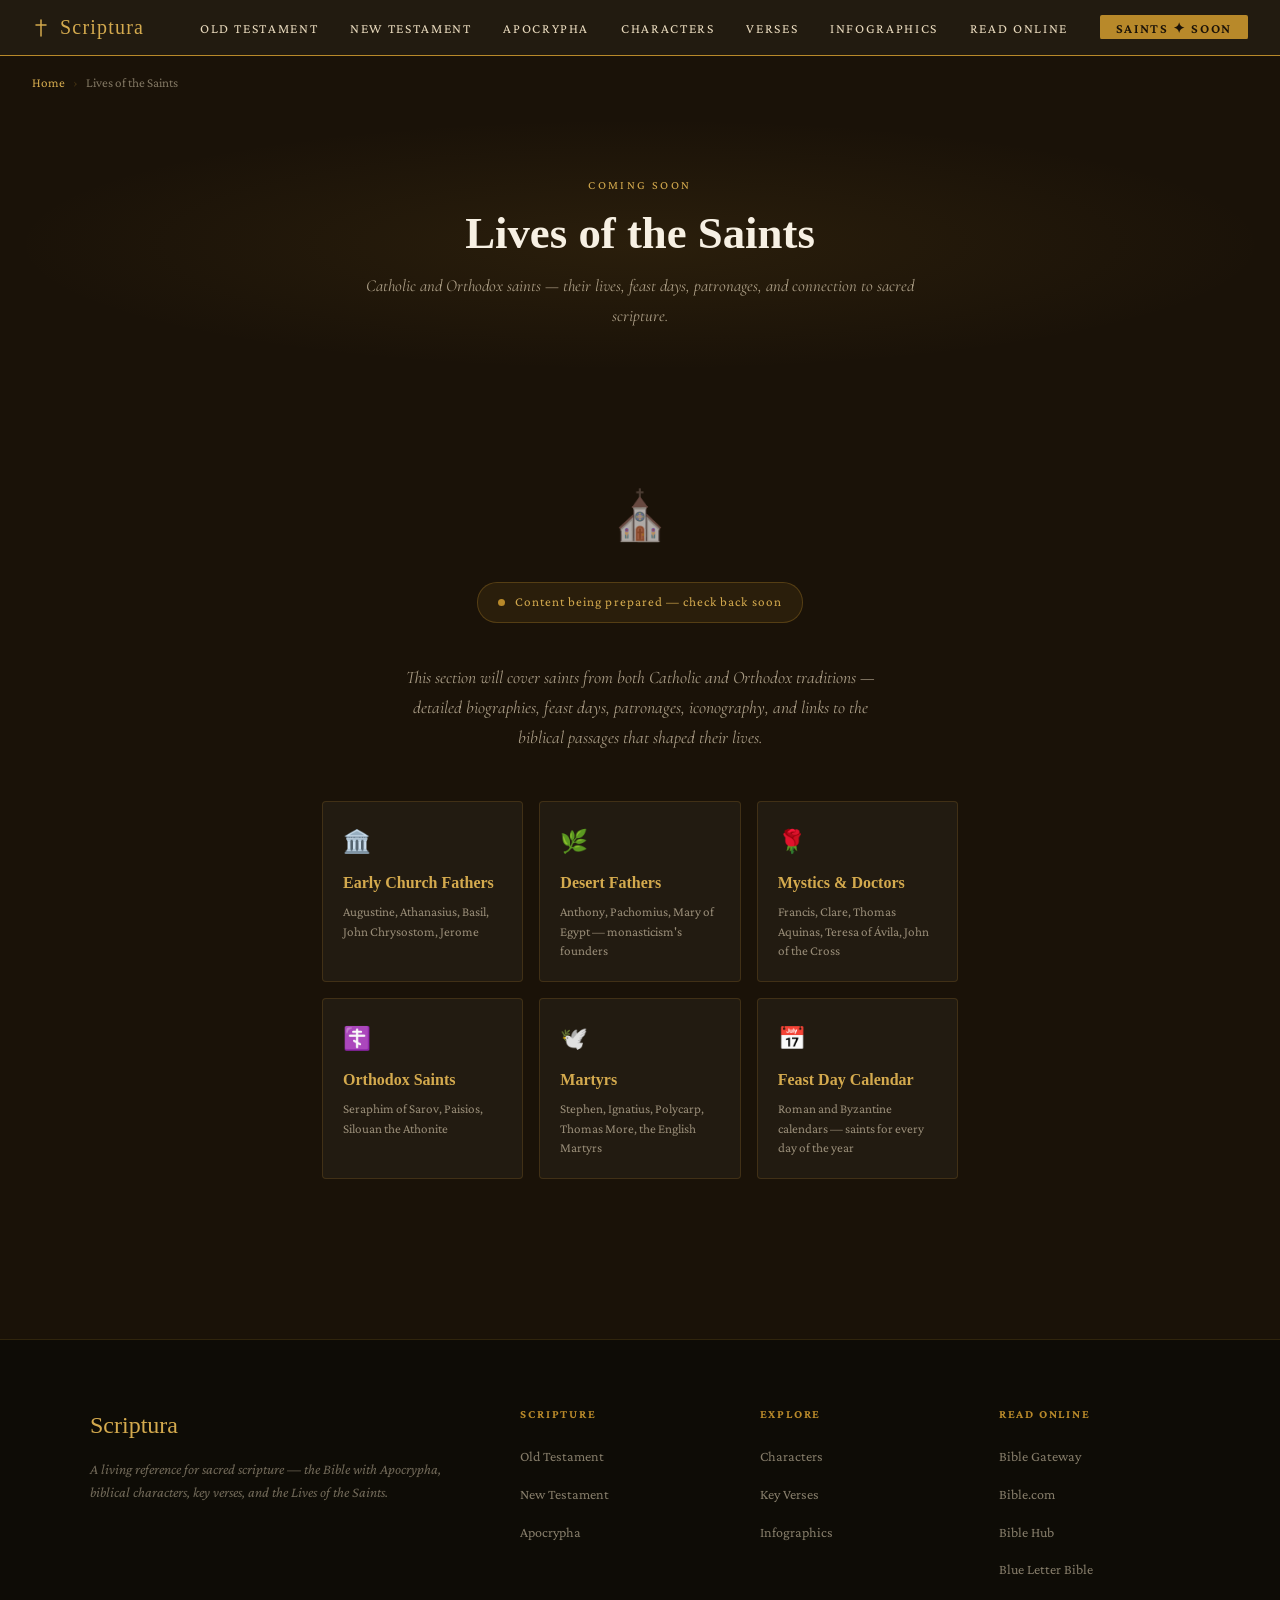
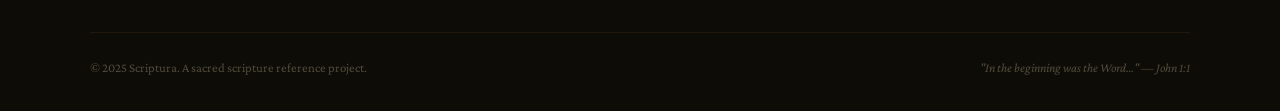
<file: saints.html>
<!DOCTYPE html>
<html lang="en">
<head>
<meta charset="UTF-8">
<meta name="viewport" content="width=device-width, initial-scale=1.0">
<title>Lives of the Saints — Scriptura</title>
<meta name="description" content="Catholic and Orthodox saints — biographies, feast days, patronages and their connection to Scripture. Coming soon.">
<meta property="og:title" content="Lives of the Saints — Scriptura">
<meta property="og:description" content="Catholic and Orthodox saints — biographies, feast days, patronages and their connection to Scripture. Coming soon.">
<meta property="og:type" content="website">
<link rel="preconnect" href="https://fonts.googleapis.com">
<link href="https://fonts.googleapis.com/css2?family=Cormorant+Garamond:ital,wght@0,300;0,400;0,600;1,300;1,400&family=IM+Fell+English:ital@0;1&family=Crimson+Pro:ital,wght@0,300;0,400;1,300;1,400&display=swap" rel="stylesheet">
<link rel="stylesheet" href="css/style.css">
<style>
/* ── COMING SOON STYLES ── */
.coming-soon-wrap {
  max-width: 700px;
  margin: 0 auto;
  padding: 5rem 2rem 6rem;
  text-align: center;
  position: relative;
  z-index: 1;
}
.coming-soon-icon {
  font-size: 3rem;
  margin-bottom: 1.5rem;
  display: block;
  opacity: 0.7;
}
.coming-soon-title {
  font-family: var(--font-display);
  font-size: clamp(2rem, 5vw, 3.2rem);
  color: var(--ink);
  margin-bottom: 1rem;
  line-height: 1.15;
}
.coming-soon-desc {
  font-family: var(--font-title);
  font-style: italic;
  font-size: 1.1rem;
  color: var(--text-muted);
  max-width: 500px;
  margin: 0 auto 2rem;
  line-height: 1.7;
}
.coming-soon-status {
  display: inline-flex;
  align-items: center;
  gap: 0.6rem;
  background: var(--gold-pale);
  border: 1px solid var(--border);
  padding: 0.5rem 1.25rem;
  border-radius: 20px;
  font-size: 0.82rem;
  color: var(--gold);
  letter-spacing: 0.08em;
  margin-bottom: 2.5rem;
}
.status-dot {
  width: 7px; height: 7px;
  border-radius: 50%;
  background: var(--gold);
  animation: pulse 2s infinite;
}
@keyframes pulse { 0%,100%{opacity:1} 50%{opacity:0.35} }
.preview-grid {
  display: grid;
  grid-template-columns: repeat(auto-fill, minmax(200px, 1fr));
  gap: 1rem;
  margin-top: 3rem;
  text-align: left;
}
.preview-card {
  padding: 1.25rem;
  border: 1px solid var(--border);
  border-radius: 4px;
  background: rgba(247,240,227,0.6);
}
.preview-card-icon { font-size: 1.4rem; margin-bottom: 0.5rem; display: block; }
.preview-card h4 {
  font-family: var(--font-display);
  font-size: 1rem;
  color: var(--ink);
  margin-bottom: 0.3rem;
}
.preview-card p { font-size: 0.82rem; color: var(--text-muted); line-height: 1.5; }
.dark-section {
  background: var(--ink);
  color: var(--parchment);
  padding: 4rem 2rem;
  text-align: center;
}
.dark-section .coming-soon-title { color: var(--parchment); }
.dark-section .coming-soon-desc  { color: rgba(232,217,188,0.7); }
.dark-section .coming-soon-status {
  background: rgba(184,137,42,0.1);
  border-color: rgba(184,137,42,0.3);
  color: var(--gold-light);
}
.dark-section .preview-card {
  background: rgba(255,255,255,0.04);
  border-color: rgba(184,137,42,0.2);
}
.dark-section .preview-card h4 { color: var(--gold-light); }
.dark-section .preview-card p  { color: rgba(232,217,188,0.6); }
</style>
</head>
<body>

<nav>
  <a href="index.html" class="nav-brand">
    <svg width="18" height="18" viewBox="0 0 18 18" fill="none">
      <line x1="9" y1="1" x2="9" y2="17" stroke="#d4aa4e" stroke-width="1.5" stroke-linecap="round"/>
      <line x1="4" y1="6" x2="14" y2="6" stroke="#d4aa4e" stroke-width="1.5" stroke-linecap="round"/>
    </svg>
    Scriptura
  </a>
  <ul class="nav-links">
    <li><a href="old-testament.html">Old Testament</a></li>
    <li><a href="new-testament.html">New Testament</a></li>
    <li><a href="apocrypha.html">Apocrypha</a></li>
    <li><a href="characters.html">Characters</a></li>
    <li><a href="verses.html">Verses</a></li>
    <li><a href="infographics.html">Infographics</a></li>
    <li><a href="read-online.html">Read Online</a></li>
    <li><a href="saints.html" class="nav-cta">Saints ✦ Soon</a></li>
  </ul>
  <button class="nav-hamburger" id="nav-hamburger" aria-label="Open menu" aria-expanded="false">
    <span></span><span></span><span></span>
  </button>
</nav>

<!-- BREADCRUMB -->
<div class="breadcrumb" style="background: var(--ink);color:rgba(232,217,188,0.5);">
  <a href="index.html" style="color:var(--gold-light);">Home</a>
  <span class="breadcrumb-sep">›</span>
  <span>Lives of the Saints</span>
</div>

<!-- PAGE HERO -->
<section class="page-hero" style="background: var(--ink);">
  <div class="page-hero-bg"></div>
  <div class="page-hero-content">
    <p class="section-tag" style="color:var(--gold-light);">Coming Soon</p>
    <h1 class="section-title" style="color:var(--parchment);">Lives of the Saints</h1>
    <p class="section-desc" style="color:rgba(232,217,188,0.7);">Catholic and Orthodox saints — their lives, feast days, patronages, and connection to sacred scripture.</p>
  </div>
</section>

<!-- MAIN CONTENT -->
<section class="dark-section" style="padding-top:0;">
  <div class="coming-soon-wrap">
    <span class="coming-soon-icon">⛪</span>
    <div class="coming-soon-status">
      <span class="status-dot"></span>
      Content being prepared — check back soon
    </div>
    <p class="coming-soon-desc">
      This section will cover saints from both Catholic and Orthodox traditions —
      detailed biographies, feast days, patronages, iconography, and links to the
      biblical passages that shaped their lives.
    </p>
    <div class="preview-grid">
      <div class="preview-card"><span class="preview-card-icon">🏛️</span><h4>Early Church Fathers</h4><p>Augustine, Athanasius, Basil, John Chrysostom, Jerome</p></div>
      <div class="preview-card"><span class="preview-card-icon">🌿</span><h4>Desert Fathers</h4><p>Anthony, Pachomius, Mary of Egypt — monasticism's founders</p></div>
      <div class="preview-card"><span class="preview-card-icon">🌹</span><h4>Mystics & Doctors</h4><p>Francis, Clare, Thomas Aquinas, Teresa of Ávila, John of the Cross</p></div>
      <div class="preview-card"><span class="preview-card-icon">☦️</span><h4>Orthodox Saints</h4><p>Seraphim of Sarov, Paisios, Silouan the Athonite</p></div>
      <div class="preview-card"><span class="preview-card-icon">🕊️</span><h4>Martyrs</h4><p>Stephen, Ignatius, Polycarp, Thomas More, the English Martyrs</p></div>
      <div class="preview-card"><span class="preview-card-icon">📅</span><h4>Feast Day Calendar</h4><p>Roman and Byzantine calendars — saints for every day of the year</p></div>
    </div>
  </div>
</section>

<footer>
  <div class="footer-inner">
    <div class="footer-top">
      <div>
        <div class="footer-brand">Scriptura</div>
        <p class="footer-tagline">A living reference for sacred scripture — the Bible with Apocrypha, biblical characters, key verses, and the Lives of the Saints.</p>
      </div>
      <div class="footer-col">
        <h5>Scripture</h5>
        <ul>
          <li><a href="old-testament.html">Old Testament</a></li>
          <li><a href="new-testament.html">New Testament</a></li>
          <li><a href="apocrypha.html">Apocrypha</a></li>
        </ul>
      </div>
      <div class="footer-col">
        <h5>Explore</h5>
        <ul>
          <li><a href="characters.html">Characters</a></li>
          <li><a href="verses.html">Key Verses</a></li>
          <li><a href="infographics.html">Infographics</a></li>
        </ul>
      </div>
      <div class="footer-col">
        <h5>Read Online</h5>
        <ul>
          <li><a href="https://www.biblegateway.com" target="_blank">Bible Gateway</a></li>
          <li><a href="https://www.bible.com" target="_blank">Bible.com</a></li>
          <li><a href="https://biblehub.com" target="_blank">Bible Hub</a></li>
          <li><a href="https://www.blueletterbible.org" target="_blank">Blue Letter Bible</a></li>
        </ul>
      </div>
    </div>
    <div class="footer-bottom">
      <span class="footer-copy">© 2025 Scriptura. A sacred scripture reference project.</span>
      <span class="footer-copy" style="font-style:italic;">"In the beginning was the Word…" — John 1:1</span>
    </div>
  </div>
</footer>

<script src="js/data.js"></script>
<script>
(function(){
  var btn  = document.getElementById('nav-hamburger');
  var menu = document.querySelector('.nav-links');
  if (!btn || !menu) return;
  btn.addEventListener('click', function(){
    var open = menu.classList.toggle('open');
    btn.classList.toggle('open', open);
    btn.setAttribute('aria-expanded', open);
  });
  // Close menu when a link is clicked
  menu.querySelectorAll('a').forEach(function(a){
    a.addEventListener('click', function(){
      menu.classList.remove('open');
      btn.classList.remove('open');
      btn.setAttribute('aria-expanded', false);
    });
  });
  // Close on outside click
  document.addEventListener('click', function(e){
    if (!btn.contains(e.target) && !menu.contains(e.target)){
      menu.classList.remove('open');
      btn.classList.remove('open');
      btn.setAttribute('aria-expanded', false);
    }
  });
})();
</script>
</body>
</html>
</file>
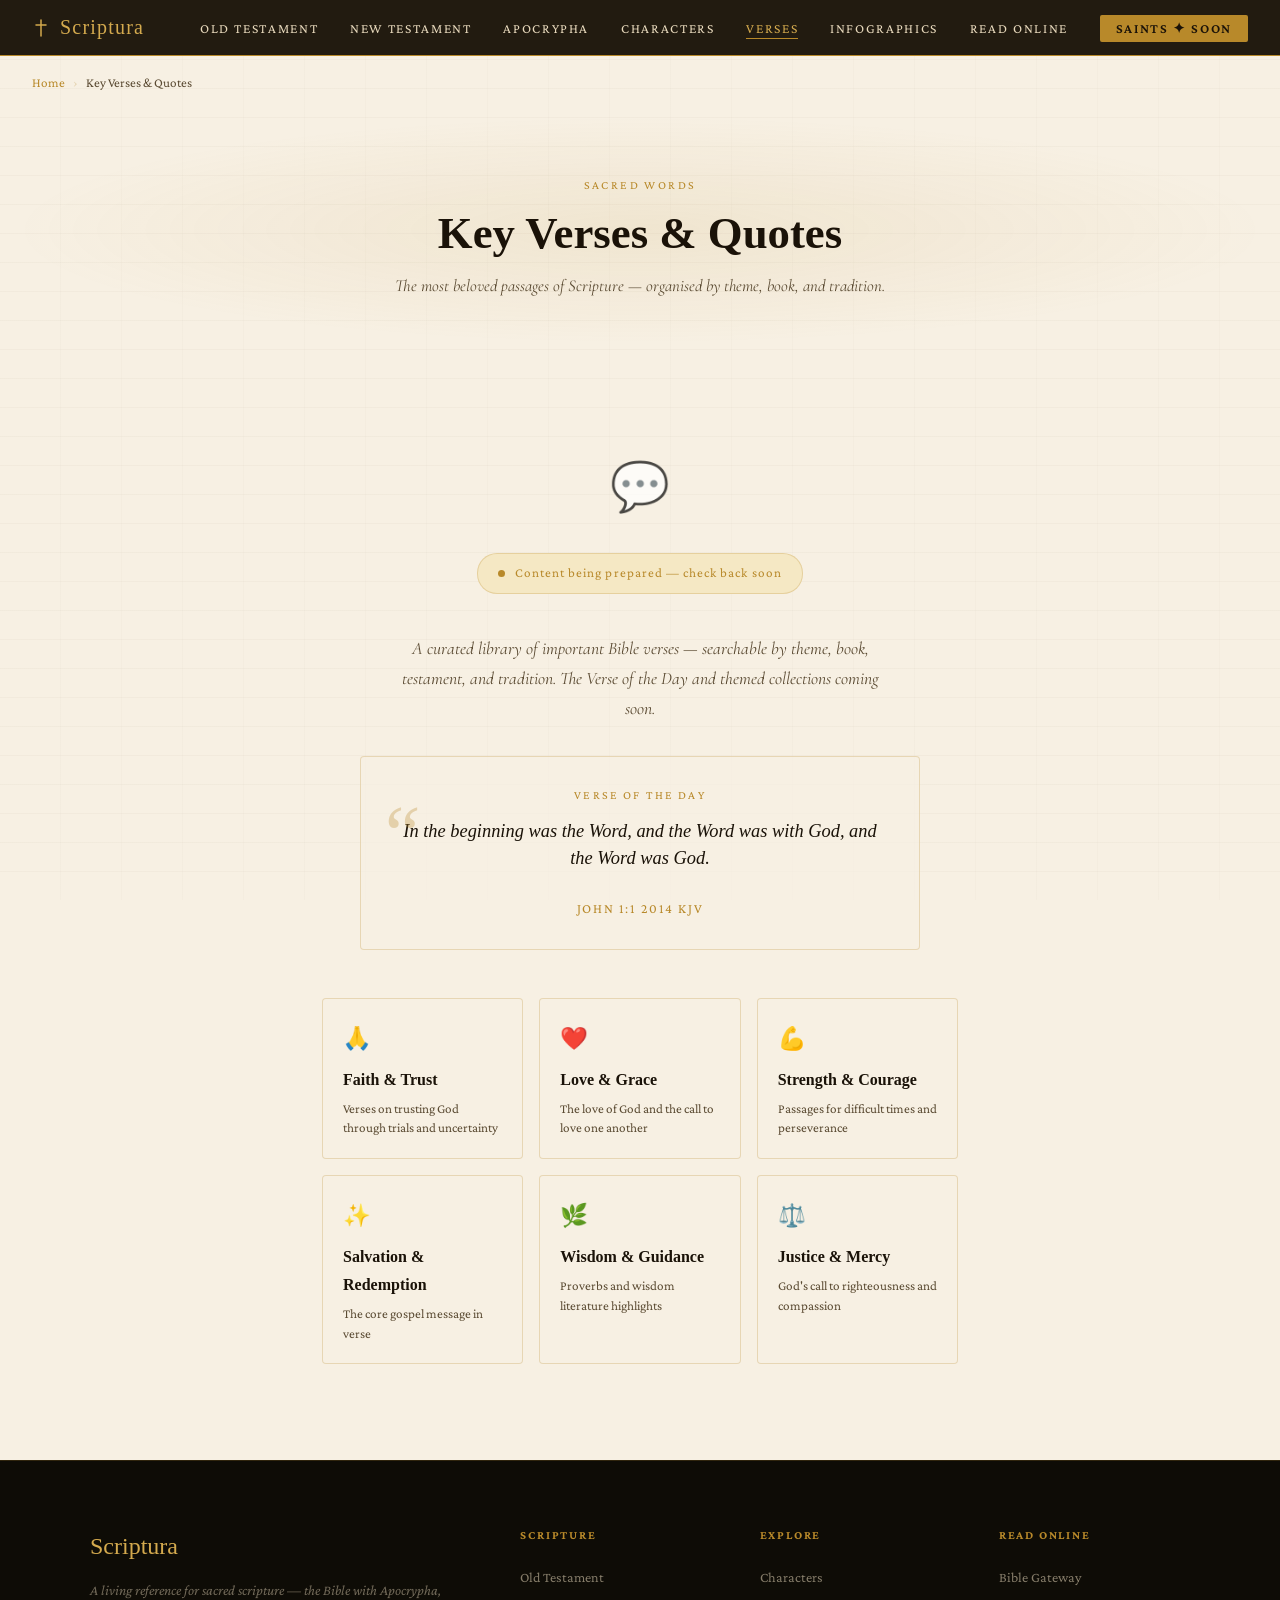
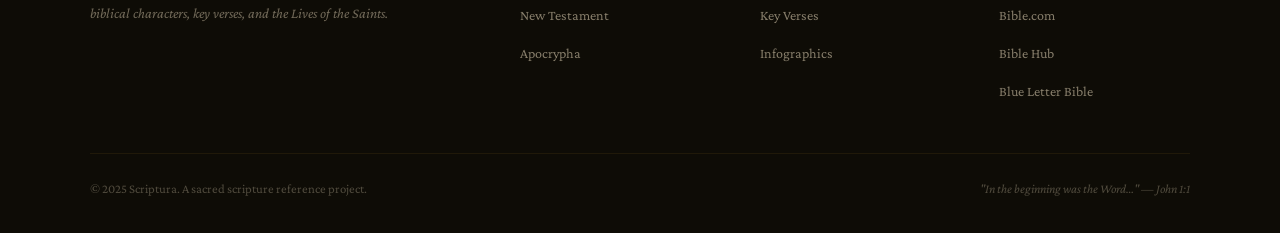
<file: verses.html>
<!DOCTYPE html>
<html lang="en">
<head>
<meta charset="UTF-8">
<meta name="viewport" content="width=device-width, initial-scale=1.0">
<title>Key Verses & Quotes — Scriptura</title>
<meta name="description" content="The most important and beloved Bible verses — searchable by book, theme, and tradition.">
<meta property="og:title" content="Key Verses & Quotes — Scriptura">
<meta property="og:description" content="The most important and beloved Bible verses — searchable by book, theme, and tradition.">
<meta property="og:type" content="website">
<link rel="preconnect" href="https://fonts.googleapis.com">
<link href="https://fonts.googleapis.com/css2?family=Cormorant+Garamond:ital,wght@0,300;0,400;0,600;1,300;1,400&family=IM+Fell+English:ital@0;1&family=Crimson+Pro:ital,wght@0,300;0,400;1,300;1,400&display=swap" rel="stylesheet">
<link rel="stylesheet" href="css/style.css">
<style>
/* ── COMING SOON STYLES ── */
.coming-soon-wrap {
  max-width: 700px;
  margin: 0 auto;
  padding: 5rem 2rem 6rem;
  text-align: center;
  position: relative;
  z-index: 1;
}
.coming-soon-icon {
  font-size: 3rem;
  margin-bottom: 1.5rem;
  display: block;
  opacity: 0.7;
}
.coming-soon-title {
  font-family: var(--font-display);
  font-size: clamp(2rem, 5vw, 3.2rem);
  color: var(--ink);
  margin-bottom: 1rem;
  line-height: 1.15;
}
.coming-soon-desc {
  font-family: var(--font-title);
  font-style: italic;
  font-size: 1.1rem;
  color: var(--text-muted);
  max-width: 500px;
  margin: 0 auto 2rem;
  line-height: 1.7;
}
.coming-soon-status {
  display: inline-flex;
  align-items: center;
  gap: 0.6rem;
  background: var(--gold-pale);
  border: 1px solid var(--border);
  padding: 0.5rem 1.25rem;
  border-radius: 20px;
  font-size: 0.82rem;
  color: var(--gold);
  letter-spacing: 0.08em;
  margin-bottom: 2.5rem;
}
.status-dot {
  width: 7px; height: 7px;
  border-radius: 50%;
  background: var(--gold);
  animation: pulse 2s infinite;
}
@keyframes pulse { 0%,100%{opacity:1} 50%{opacity:0.35} }
.preview-grid {
  display: grid;
  grid-template-columns: repeat(auto-fill, minmax(200px, 1fr));
  gap: 1rem;
  margin-top: 3rem;
  text-align: left;
}
.preview-card {
  padding: 1.25rem;
  border: 1px solid var(--border);
  border-radius: 4px;
  background: rgba(247,240,227,0.6);
}
.preview-card-icon { font-size: 1.4rem; margin-bottom: 0.5rem; display: block; }
.preview-card h4 {
  font-family: var(--font-display);
  font-size: 1rem;
  color: var(--ink);
  margin-bottom: 0.3rem;
}
.preview-card p { font-size: 0.82rem; color: var(--text-muted); line-height: 1.5; }
.dark-section {
  background: var(--ink);
  color: var(--parchment);
  padding: 4rem 2rem;
  text-align: center;
}
.dark-section .coming-soon-title { color: var(--parchment); }
.dark-section .coming-soon-desc  { color: rgba(232,217,188,0.7); }
.dark-section .coming-soon-status {
  background: rgba(184,137,42,0.1);
  border-color: rgba(184,137,42,0.3);
  color: var(--gold-light);
}
.dark-section .preview-card {
  background: rgba(255,255,255,0.04);
  border-color: rgba(184,137,42,0.2);
}
.dark-section .preview-card h4 { color: var(--gold-light); }
.dark-section .preview-card p  { color: rgba(232,217,188,0.6); }
</style>
</head>
<body>

<nav>
  <a href="index.html" class="nav-brand">
    <svg width="18" height="18" viewBox="0 0 18 18" fill="none">
      <line x1="9" y1="1" x2="9" y2="17" stroke="#d4aa4e" stroke-width="1.5" stroke-linecap="round"/>
      <line x1="4" y1="6" x2="14" y2="6" stroke="#d4aa4e" stroke-width="1.5" stroke-linecap="round"/>
    </svg>
    Scriptura
  </a>
  <ul class="nav-links">
    <li><a href="old-testament.html">Old Testament</a></li>
    <li><a href="new-testament.html">New Testament</a></li>
    <li><a href="apocrypha.html">Apocrypha</a></li>
    <li><a href="characters.html">Characters</a></li>
    <li><a href="verses.html">Verses</a></li>
    <li><a href="infographics.html">Infographics</a></li>
    <li><a href="read-online.html">Read Online</a></li>
    <li><a href="saints.html" class="nav-cta">Saints ✦ Soon</a></li>
  </ul>
  <button class="nav-hamburger" id="nav-hamburger" aria-label="Open menu" aria-expanded="false">
    <span></span><span></span><span></span>
  </button>
</nav>

<!-- BREADCRUMB -->
<div class="breadcrumb" style="">
  <a href="index.html" style="">Home</a>
  <span class="breadcrumb-sep">›</span>
  <span>Key Verses & Quotes</span>
</div>

<!-- PAGE HERO -->
<section class="page-hero" style="">
  <div class="page-hero-bg"></div>
  <div class="page-hero-content">
    <p class="section-tag" style="">Sacred Words</p>
    <h1 class="section-title" style="">Key Verses & Quotes</h1>
    <p class="section-desc" style="">The most beloved passages of Scripture — organised by theme, book, and tradition.</p>
  </div>
</section>

<!-- MAIN CONTENT -->
<section class="" style="">
  <div class="coming-soon-wrap">
    <span class="coming-soon-icon">💬</span>
    <div class="coming-soon-status">
      <span class="status-dot"></span>
      Content being prepared — check back soon
    </div>
    <p class="coming-soon-desc">
      A curated library of important Bible verses — searchable by theme, book, testament,
      and tradition. The Verse of the Day and themed collections coming soon.
    </p>
    <div id="verse-of-day" style="margin:2rem auto; max-width:560px; border:1px solid var(--border); border-radius:4px; padding:1.75rem 2rem; background:rgba(247,240,227,0.7); text-align:center;">
      <p style="font-size:0.75rem; letter-spacing:0.18em; text-transform:uppercase; color:var(--gold); margin-bottom:0.75rem;">Verse of the Day</p>
      <p class="quote-text" id="q-text" style="font-size:1.15rem;"></p>
      <p class="quote-ref"  id="q-ref"  style="margin-top:0.75rem;"></p>
    </div>
    <div class="preview-grid">
      <div class="preview-card"><span class="preview-card-icon">🙏</span><h4>Faith & Trust</h4><p>Verses on trusting God through trials and uncertainty</p></div>
      <div class="preview-card"><span class="preview-card-icon">❤️</span><h4>Love & Grace</h4><p>The love of God and the call to love one another</p></div>
      <div class="preview-card"><span class="preview-card-icon">💪</span><h4>Strength & Courage</h4><p>Passages for difficult times and perseverance</p></div>
      <div class="preview-card"><span class="preview-card-icon">✨</span><h4>Salvation & Redemption</h4><p>The core gospel message in verse</p></div>
      <div class="preview-card"><span class="preview-card-icon">🌿</span><h4>Wisdom & Guidance</h4><p>Proverbs and wisdom literature highlights</p></div>
      <div class="preview-card"><span class="preview-card-icon">⚖️</span><h4>Justice & Mercy</h4><p>God's call to righteousness and compassion</p></div>
    </div>
  </div>
</section>

<footer>
  <div class="footer-inner">
    <div class="footer-top">
      <div>
        <div class="footer-brand">Scriptura</div>
        <p class="footer-tagline">A living reference for sacred scripture — the Bible with Apocrypha, biblical characters, key verses, and the Lives of the Saints.</p>
      </div>
      <div class="footer-col">
        <h5>Scripture</h5>
        <ul>
          <li><a href="old-testament.html">Old Testament</a></li>
          <li><a href="new-testament.html">New Testament</a></li>
          <li><a href="apocrypha.html">Apocrypha</a></li>
        </ul>
      </div>
      <div class="footer-col">
        <h5>Explore</h5>
        <ul>
          <li><a href="characters.html">Characters</a></li>
          <li><a href="verses.html">Key Verses</a></li>
          <li><a href="infographics.html">Infographics</a></li>
        </ul>
      </div>
      <div class="footer-col">
        <h5>Read Online</h5>
        <ul>
          <li><a href="https://www.biblegateway.com" target="_blank">Bible Gateway</a></li>
          <li><a href="https://www.bible.com" target="_blank">Bible.com</a></li>
          <li><a href="https://biblehub.com" target="_blank">Bible Hub</a></li>
          <li><a href="https://www.blueletterbible.org" target="_blank">Blue Letter Bible</a></li>
        </ul>
      </div>
    </div>
    <div class="footer-bottom">
      <span class="footer-copy">© 2025 Scriptura. A sacred scripture reference project.</span>
      <span class="footer-copy" style="font-style:italic;">"In the beginning was the Word…" — John 1:1</span>
    </div>
  </div>
</footer>

<script src="js/data.js"></script>
<script>
  document.addEventListener("DOMContentLoaded", function() {
    var q = QUOTES[Math.floor(Math.random() * QUOTES.length)];
    var t = document.getElementById("q-text");
    var r = document.getElementById("q-ref");
    if (t) t.textContent = q.text;
    if (r) r.textContent = q.ref + " 2014 " + q.version;
  });
</script>
<script>
(function(){
  var btn  = document.getElementById('nav-hamburger');
  var menu = document.querySelector('.nav-links');
  if (!btn || !menu) return;
  btn.addEventListener('click', function(){
    var open = menu.classList.toggle('open');
    btn.classList.toggle('open', open);
    btn.setAttribute('aria-expanded', open);
  });
  // Close menu when a link is clicked
  menu.querySelectorAll('a').forEach(function(a){
    a.addEventListener('click', function(){
      menu.classList.remove('open');
      btn.classList.remove('open');
      btn.setAttribute('aria-expanded', false);
    });
  });
  // Close on outside click
  document.addEventListener('click', function(e){
    if (!btn.contains(e.target) && !menu.contains(e.target)){
      menu.classList.remove('open');
      btn.classList.remove('open');
      btn.setAttribute('aria-expanded', false);
    }
  });
})();
</script>
</body>
</html>
</file>
<file: css/style.css>
/* ============================================================
   SCRIPTURA — Shared Stylesheet
   Used by: index.html, old-testament.html, new-testament.html,
            apocrypha.html, characters.html, verses.html,
            infographics.html, read-online.html, saints.html,
            and all books/*.html pages
   ============================================================ */

/* ── GOOGLE FONTS (also in each HTML <head>) ── */
@import url('https://fonts.googleapis.com/css2?family=Cormorant+Garamond:ital,wght@0,300;0,400;0,600;1,300;1,400&family=IM+Fell+English:ital@0;1&family=Crimson+Pro:ital,wght@0,300;0,400;1,300;1,400&display=swap');

/* ── DESIGN TOKENS ── */
:root {
  --ink:           #1a1208;
  --parchment:     #f7f0e3;
  --parchment-dark:#e8d9bc;
  --gold:          #b8892a;
  --gold-light:    #d4aa4e;
  --gold-pale:     #f5e8c4;
  --crimson:       #7a1c2e;
  --crimson-light: #9e2a3f;
  --deep-blue:     #1a2d4f;
  --blue-muted:    #2e4870;
  --olive:         #4a5c2a;
  --olive-light:   #6a7e3f;
  --text-muted:    #5a4a32;
  --border:        rgba(184,137,42,0.25);

  --font-display: 'IM Fell English', serif;
  --font-body:    'Crimson Pro', serif;
  --font-title:   'Cormorant Garamond', serif;
}

/* ── RESET ── */
*, *::before, *::after { margin: 0; padding: 0; box-sizing: border-box; }
html { scroll-behavior: smooth; }

/* ── BASE ── */
body {
  background-color: var(--parchment);
  color: var(--ink);
  font-family: var(--font-body);
  font-size: 17px;
  line-height: 1.75;
  overflow-x: hidden;
}

/* Subtle ruled-paper texture */
body::before {
  content: '';
  position: fixed;
  inset: 0;
  background-image:
    repeating-linear-gradient(0deg, transparent, transparent 28px, rgba(90,74,50,0.03) 28px, rgba(90,74,50,0.03) 29px),
    repeating-linear-gradient(90deg, transparent, transparent 60px, rgba(90,74,50,0.02) 60px, rgba(90,74,50,0.02) 61px);
  pointer-events: none;
  z-index: 0;
}

section { position: relative; z-index: 1; }

/* ── NAVIGATION ── */
nav {
  position: sticky;
  top: 0;
  z-index: 100;
  background: rgba(26,18,8,0.96);
  border-bottom: 1px solid var(--gold);
  padding: 0 2rem;
  display: flex;
  align-items: center;
  justify-content: space-between;
  height: 56px;
  backdrop-filter: blur(8px);
  /* needed so mobile dropdown positions from nav bottom */
  isolation: isolate;
}

.nav-brand {
  font-family: var(--font-display);
  font-size: 1.25rem;
  color: var(--gold-light);
  letter-spacing: 0.06em;
  text-decoration: none;
  display: flex;
  align-items: center;
  gap: 10px;
}

.nav-links {
  display: flex;
  gap: 2rem;
  list-style: none;
}

.nav-links a {
  font-family: var(--font-body);
  font-size: 0.85rem;
  letter-spacing: 0.12em;
  text-transform: uppercase;
  color: var(--parchment-dark);
  text-decoration: none;
  transition: color 0.2s;
}

.nav-links a:hover         { color: var(--gold-light); }
.nav-links a.active        { color: var(--gold-light); border-bottom: 1px solid var(--gold); padding-bottom: 2px; }

.nav-cta {
  background: var(--gold);
  color: var(--ink) !important;
  padding: 6px 16px;
  border-radius: 2px;
  font-weight: 600;
}
.nav-cta:hover { background: var(--gold-light) !important; }

/* ── BUTTONS ── */
.btn-primary {
  background: var(--crimson);
  color: var(--parchment);
  padding: 0.7rem 2rem;
  font-family: var(--font-body);
  font-size: 0.9rem;
  letter-spacing: 0.08em;
  text-decoration: none;
  border-radius: 2px;
  border: 1px solid transparent;
  cursor: pointer;
  transition: background 0.2s, transform 0.15s;
  display: inline-block;
}
.btn-primary:hover { background: var(--crimson-light); transform: translateY(-1px); }

.btn-outline {
  background: transparent;
  color: var(--ink);
  padding: 0.7rem 2rem;
  font-family: var(--font-body);
  font-size: 0.9rem;
  letter-spacing: 0.08em;
  text-decoration: none;
  border-radius: 2px;
  border: 1px solid var(--gold);
  cursor: pointer;
  transition: background 0.2s, transform 0.15s;
  display: inline-block;
}
.btn-outline:hover { background: var(--gold-pale); transform: translateY(-1px); }

/* ── ORNAMENTAL DIVIDER ── */
.ornamental-divider {
  display: flex;
  align-items: center;
  justify-content: center;
  gap: 1.5rem;
  padding: 0 2rem;
  margin: 3rem 0;
}
.ornamental-divider::before,
.ornamental-divider::after {
  content: '';
  flex: 1;
  max-width: 200px;
  height: 1px;
  background: linear-gradient(to right, transparent, var(--gold), transparent);
}
.ornament-symbol { color: var(--gold); font-size: 1.2rem; font-family: var(--font-display); }

/* ── PAGE HERO (inner pages — shorter than homepage) ── */
.page-hero {
  position: relative;
  padding: 5rem 2rem 4rem;
  text-align: center;
  overflow: hidden;
}
.page-hero-bg {
  position: absolute;
  inset: 0;
  background: radial-gradient(ellipse 70% 60% at 50% 50%, rgba(184,137,42,0.10) 0%, transparent 70%);
  z-index: 0;
}
.page-hero-content { position: relative; z-index: 1; max-width: 700px; margin: 0 auto; }

/* ── SECTION HEADER ── */
.section-header {
  text-align: center;
  margin-bottom: 3rem;
  padding: 0 2rem;
}
.section-tag {
  font-size: 0.75rem;
  letter-spacing: 0.2em;
  text-transform: uppercase;
  color: var(--gold);
  margin-bottom: 0.75rem;
}
.section-title {
  font-family: var(--font-display);
  font-size: clamp(1.8rem, 4vw, 2.8rem);
  color: var(--ink);
  line-height: 1.15;
  margin-bottom: 0.75rem;
}
.section-desc {
  font-family: var(--font-title);
  font-style: italic;
  font-size: 1.05rem;
  color: var(--text-muted);
  max-width: 560px;
  margin: 0 auto;
}

/* ── BREADCRUMB ── */
.breadcrumb {
  display: flex;
  align-items: center;
  gap: 0.5rem;
  font-size: 0.82rem;
  color: var(--text-muted);
  padding: 1rem 2rem 0;
  position: relative;
  z-index: 1;
}
.breadcrumb a { color: var(--gold); text-decoration: none; }
.breadcrumb a:hover { text-decoration: underline; }
.breadcrumb-sep { color: var(--border); }

/* ── TAGS / CHIPS ── */
.tag {
  font-size: 0.72rem;
  letter-spacing: 0.1em;
  text-transform: uppercase;
  padding: 3px 10px;
  border-radius: 2px;
  border: 1px solid var(--border);
  color: var(--gold);
  background: var(--gold-pale);
  display: inline-block;
}

/* ── FEATURE CARDS ── */
.feature-card {
  padding: 2rem;
  border: 1px solid var(--border);
  border-radius: 4px;
  background: rgba(247,240,227,0.6);
  transition: border-color 0.2s, transform 0.2s, box-shadow 0.2s;
  cursor: pointer;
}
.feature-card:hover {
  border-color: var(--gold);
  transform: translateY(-3px);
  box-shadow: 0 8px 24px rgba(184,137,42,0.1);
}
.feature-icon {
  width: 42px; height: 42px;
  background: var(--gold-pale);
  border: 1px solid var(--border);
  border-radius: 3px;
  display: flex; align-items: center; justify-content: center;
  margin-bottom: 1rem;
  font-size: 1.3rem;
}
.feature-title {
  font-family: var(--font-display);
  font-size: 1.15rem;
  color: var(--ink);
  margin-bottom: 0.5rem;
}
.feature-desc { font-size: 0.9rem; color: var(--text-muted); line-height: 1.6; }
.feature-soon {
  display: inline-block;
  font-size: 0.68rem;
  letter-spacing: 0.1em;
  text-transform: uppercase;
  background: var(--crimson);
  color: white;
  padding: 2px 8px;
  border-radius: 2px;
  margin-top: 0.75rem;
}

/* ── BOOK GRID (used on OT / NT / Apocrypha pages) ── */
.books-grid {
  display: grid;
  grid-template-columns: repeat(auto-fill, minmax(180px, 1fr));
  gap: 1px;
  background: rgba(184,137,42,0.15);
  border: 1px solid rgba(184,137,42,0.15);
  border-radius: 4px;
  overflow: hidden;
  max-width: 1100px;
  margin: 0 auto;
}
.book-cell {
  background: rgba(26,18,8,0.8);
  padding: 1.25rem 1rem;
  cursor: pointer;
  transition: background 0.18s;
  display: flex;
  flex-direction: column;
  gap: 4px;
  text-decoration: none;
}
.book-cell:hover { background: rgba(184,137,42,0.12); }
.book-abbr { font-size: 0.7rem; letter-spacing: 0.12em; text-transform: uppercase; color: var(--gold); }
.book-name { font-family: var(--font-display); font-size: 1rem; color: var(--parchment); line-height: 1.2; }
.book-chapters { font-size: 0.75rem; color: rgba(232,217,188,0.4); margin-top: 2px; }

/* ── TABS ── */
.books-tabs {
  display: flex;
  justify-content: center;
  gap: 0;
  margin-bottom: 2.5rem;
  border: 1px solid rgba(184,137,42,0.3);
  border-radius: 3px;
  overflow: hidden;
  width: fit-content;
  margin-left: auto;
  margin-right: auto;
}
.tab-btn {
  background: transparent;
  color: rgba(232,217,188,0.6);
  border: none;
  padding: 0.6rem 1.5rem;
  font-family: var(--font-body);
  font-size: 0.82rem;
  letter-spacing: 0.1em;
  text-transform: uppercase;
  cursor: pointer;
  border-right: 1px solid rgba(184,137,42,0.3);
  transition: background 0.2s, color 0.2s;
}
.tab-btn:last-child { border-right: none; }
.tab-btn.active { background: var(--gold); color: var(--ink); }
.tab-btn:hover:not(.active) { background: rgba(184,137,42,0.1); color: var(--gold-light); }
.books-pane { display: none; }
.books-pane.active { display: block; }

/* ── CHARACTER CARDS ── */
.char-card {
  display: flex;
  gap: 1rem;
  padding: 1.25rem;
  border: 1px solid var(--border);
  border-radius: 4px;
  background: rgba(247,240,227,0.6);
  cursor: pointer;
  transition: border-color 0.2s, background 0.2s;
  text-decoration: none;
  color: inherit;
}
.char-card:hover { border-color: var(--gold); background: var(--gold-pale); }
.char-avatar {
  width: 50px; height: 50px;
  border-radius: 3px;
  background: var(--parchment-dark);
  border: 1px solid var(--border);
  display: flex; align-items: center; justify-content: center;
  font-family: var(--font-display);
  font-size: 1.4rem;
  color: var(--crimson);
  flex-shrink: 0;
}
.char-info h4 { font-family: var(--font-display); font-size: 1.05rem; color: var(--ink); margin-bottom: 0.2rem; }
.char-info p  { font-size: 0.83rem; color: var(--text-muted); line-height: 1.4; }
.char-testament {
  font-size: 0.68rem;
  letter-spacing: 0.1em;
  text-transform: uppercase;
  color: var(--gold);
  margin-top: 0.3rem;
  display: block;
}

/* ── QUOTE DISPLAY ── */
.quote-text {
  font-family: var(--font-display);
  font-size: clamp(1.3rem, 3vw, 1.9rem);
  font-style: italic;
  color: var(--ink);
  line-height: 1.5;
  margin-bottom: 1.5rem;
  position: relative;
}
.quote-text::before {
  content: '\201C';
  font-size: 5rem;
  color: var(--gold);
  opacity: 0.3;
  position: absolute;
  top: -1.5rem; left: -1rem;
  font-family: var(--font-display);
  line-height: 1;
}
.quote-ref { font-size: 0.85rem; letter-spacing: 0.12em; text-transform: uppercase; color: var(--gold); }
.quote-book-context { font-size: 0.9rem; color: var(--text-muted); font-style: italic; margin-top: 0.35rem; }
.quote-nav  { display: flex; justify-content: center; gap: 0.5rem; margin-top: 2rem; }
.quote-dot  { width: 8px; height: 8px; border-radius: 50%; background: var(--parchment-dark); border: 1px solid var(--gold); cursor: pointer; transition: background 0.2s; }
.quote-dot.active { background: var(--gold); }

/* ── EXTERNAL LINK CARDS ── */
.link-card {
  background: rgba(255,255,255,0.04);
  border: 1px solid rgba(184,137,42,0.2);
  border-radius: 4px;
  padding: 1.5rem 1.25rem;
  text-decoration: none;
  color: var(--parchment);
  text-align: left;
  transition: background 0.2s, border-color 0.2s, transform 0.2s;
  display: block;
}
.link-card:hover { background: rgba(184,137,42,0.1); border-color: var(--gold); transform: translateY(-2px); }
.link-name { font-family: var(--font-display); font-size: 1.15rem; color: var(--gold-light); margin-bottom: 0.35rem; }
.link-type  { font-size: 0.72rem; letter-spacing: 0.12em; text-transform: uppercase; color: rgba(232,217,188,0.45); margin-bottom: 0.6rem; }
.link-desc  { font-size: 0.85rem; color: rgba(232,217,188,0.6); line-height: 1.5; }
.link-arrow { display: inline-block; margin-top: 0.75rem; font-size: 0.8rem; color: var(--gold); letter-spacing: 0.05em; }

/* ── SEARCH BAR ── */
.search-bar-wrap { max-width: 580px; margin: 0 auto; padding: 0 2rem; position: relative; }
.search-bar {
  width: 100%;
  padding: 0.85rem 1.25rem 0.85rem 3rem;
  background: rgba(26,18,8,0.06);
  border: 1px solid var(--gold);
  border-radius: 3px;
  font-family: var(--font-body);
  font-size: 0.95rem;
  color: var(--ink);
  outline: none;
  transition: box-shadow 0.2s;
}
.search-bar:focus        { box-shadow: 0 0 0 3px rgba(184,137,42,0.15); }
.search-bar::placeholder { color: var(--text-muted); opacity: 0.6; }
.search-icon { position: absolute; left: 2.9rem; top: 50%; transform: translateY(-50%); color: var(--gold); font-size: 1rem; pointer-events: none; }

/* ── APOCRYPHA / DARK BANNER ── */
.apocrypha-banner {
  background: var(--deep-blue);
  color: var(--parchment);
  padding: 5rem 2rem;
  text-align: center;
  position: relative;
  overflow: hidden;
}
.apocrypha-banner .section-tag   { color: var(--gold-light); }
.apocrypha-banner .section-title { color: var(--parchment); }
.apocrypha-banner .section-desc  { color: rgba(232,217,188,0.75); }
.apocrypha-inner { position: relative; max-width: 700px; margin: 0 auto; }
.apo-book-chip {
  background: rgba(184,137,42,0.15);
  border: 1px solid rgba(184,137,42,0.3);
  color: var(--gold-light);
  font-size: 0.78rem;
  padding: 4px 12px;
  border-radius: 20px;
  cursor: pointer;
  transition: background 0.2s;
  text-decoration: none;
  display: inline-block;
}
.apo-book-chip:hover { background: rgba(184,137,42,0.28); }

/* ── SAINTS TEASER ── */
.saints-teaser {
  padding: 5rem 2rem;
  background: linear-gradient(to right, var(--ink) 40%, var(--deep-blue));
  color: var(--parchment);
  text-align: center;
  position: relative;
  overflow: hidden;
}
.saints-teaser .section-title { color: var(--parchment); }
.saints-teaser .section-tag   { color: var(--gold-light); }
.saints-coming {
  display: inline-flex; align-items: center; gap: 0.75rem;
  background: rgba(255,255,255,0.05);
  border: 1px solid rgba(184,137,42,0.3);
  padding: 0.5rem 1.5rem;
  border-radius: 20px;
  font-size: 0.85rem;
  color: var(--gold-light);
  margin-top: 1.5rem;
  letter-spacing: 0.06em;
}
.saints-dot {
  width: 8px; height: 8px;
  border-radius: 50%;
  background: var(--gold);
  animation: pulse 2s infinite;
}
@keyframes pulse { 0%,100%{opacity:1} 50%{opacity:0.4} }

/* ── FOOTER ── */
footer {
  background: #0e0c06;
  color: rgba(232,217,188,0.6);
  padding: 4rem 2rem 2rem;
  border-top: 1px solid rgba(184,137,42,0.2);
}
.footer-inner  { max-width: 1100px; margin: 0 auto; }
.footer-top    { display: grid; grid-template-columns: 2fr 1fr 1fr 1fr; gap: 3rem; margin-bottom: 3rem; }
.footer-brand  { font-family: var(--font-display); font-size: 1.5rem; color: var(--gold-light); margin-bottom: 0.75rem; }
.footer-tagline{ font-size: 0.9rem; font-style: italic; color: rgba(232,217,188,0.45); line-height: 1.6; }
.footer-col h5 { font-family: var(--font-body); font-size: 0.75rem; letter-spacing: 0.15em; text-transform: uppercase; color: var(--gold); margin-bottom: 1rem; }
.footer-col ul { list-style: none; display: flex; flex-direction: column; gap: 0.5rem; }
.footer-col ul a { font-size: 0.88rem; color: rgba(232,217,188,0.55); text-decoration: none; transition: color 0.2s; }
.footer-col ul a:hover { color: var(--gold-light); }
.footer-bottom { border-top: 1px solid rgba(184,137,42,0.1); padding-top: 1.5rem; display: flex; justify-content: space-between; align-items: center; flex-wrap: wrap; gap: 1rem; }
.footer-copy   { font-size: 0.8rem; color: rgba(232,217,188,0.3); }

/* ── HAMBURGER BUTTON ── */
.nav-hamburger {
  display: none;
  flex-direction: column;
  justify-content: center;
  gap: 5px;
  width: 36px;
  height: 36px;
  background: none;
  border: 1px solid rgba(184,137,42,0.4);
  border-radius: 3px;
  cursor: pointer;
  padding: 6px;
  flex-shrink: 0;
}
.nav-hamburger span {
  display: block;
  width: 100%;
  height: 1.5px;
  background: var(--gold-light);
  border-radius: 2px;
  transition: transform 0.25s, opacity 0.25s;
  transform-origin: center;
}
/* Animate to X when open */
.nav-hamburger.open span:nth-child(1) { transform: translateY(6.5px) rotate(45deg); }
.nav-hamburger.open span:nth-child(2) { opacity: 0; transform: scaleX(0); }
.nav-hamburger.open span:nth-child(3) { transform: translateY(-6.5px) rotate(-45deg); }

/* ── MOBILE MENU DRAWER ── */
.nav-links {
  transition: none;
}

/* ── RESPONSIVE ── */
@media (max-width: 860px) {
  .footer-top { grid-template-columns: 1fr 1fr; }

  /* Show hamburger, hide inline links */
  .nav-hamburger { display: flex; }
  .nav-links      { display: none; }

  /* Full-width dropdown drawer */
  .nav-links.open {
    display: flex;
    flex-direction: column;
    position: absolute;
    top: 56px;        /* height of nav */
    left: 0;
    right: 0;
    background: rgba(20,14,6,0.98);
    border-bottom: 1px solid var(--gold);
    padding: 1rem 0 1.5rem;
    gap: 0;
    z-index: 99;
    backdrop-filter: blur(10px);
  }

  .nav-links.open li {
    width: 100%;
  }

  .nav-links.open a {
    display: block;
    padding: 0.75rem 2rem;
    font-size: 0.95rem;
    letter-spacing: 0.1em;
    border-bottom: 1px solid rgba(184,137,42,0.08);
    color: var(--parchment-dark);
  }

  .nav-links.open a:hover {
    background: rgba(184,137,42,0.08);
    color: var(--gold-light);
  }

  .nav-links.open a.nav-cta {
    margin: 1rem 2rem 0;
    border-radius: 2px;
    border-bottom: none;
    text-align: center;
    padding: 0.6rem 1rem;
  }

  .nav-links.open a.active {
    color: var(--gold-light);
    border-bottom-color: rgba(184,137,42,0.08);
  }
}

@media (max-width: 480px) {
  .footer-top { grid-template-columns: 1fr; }
  .footer-bottom { flex-direction: column; text-align: center; }
}
</file>
